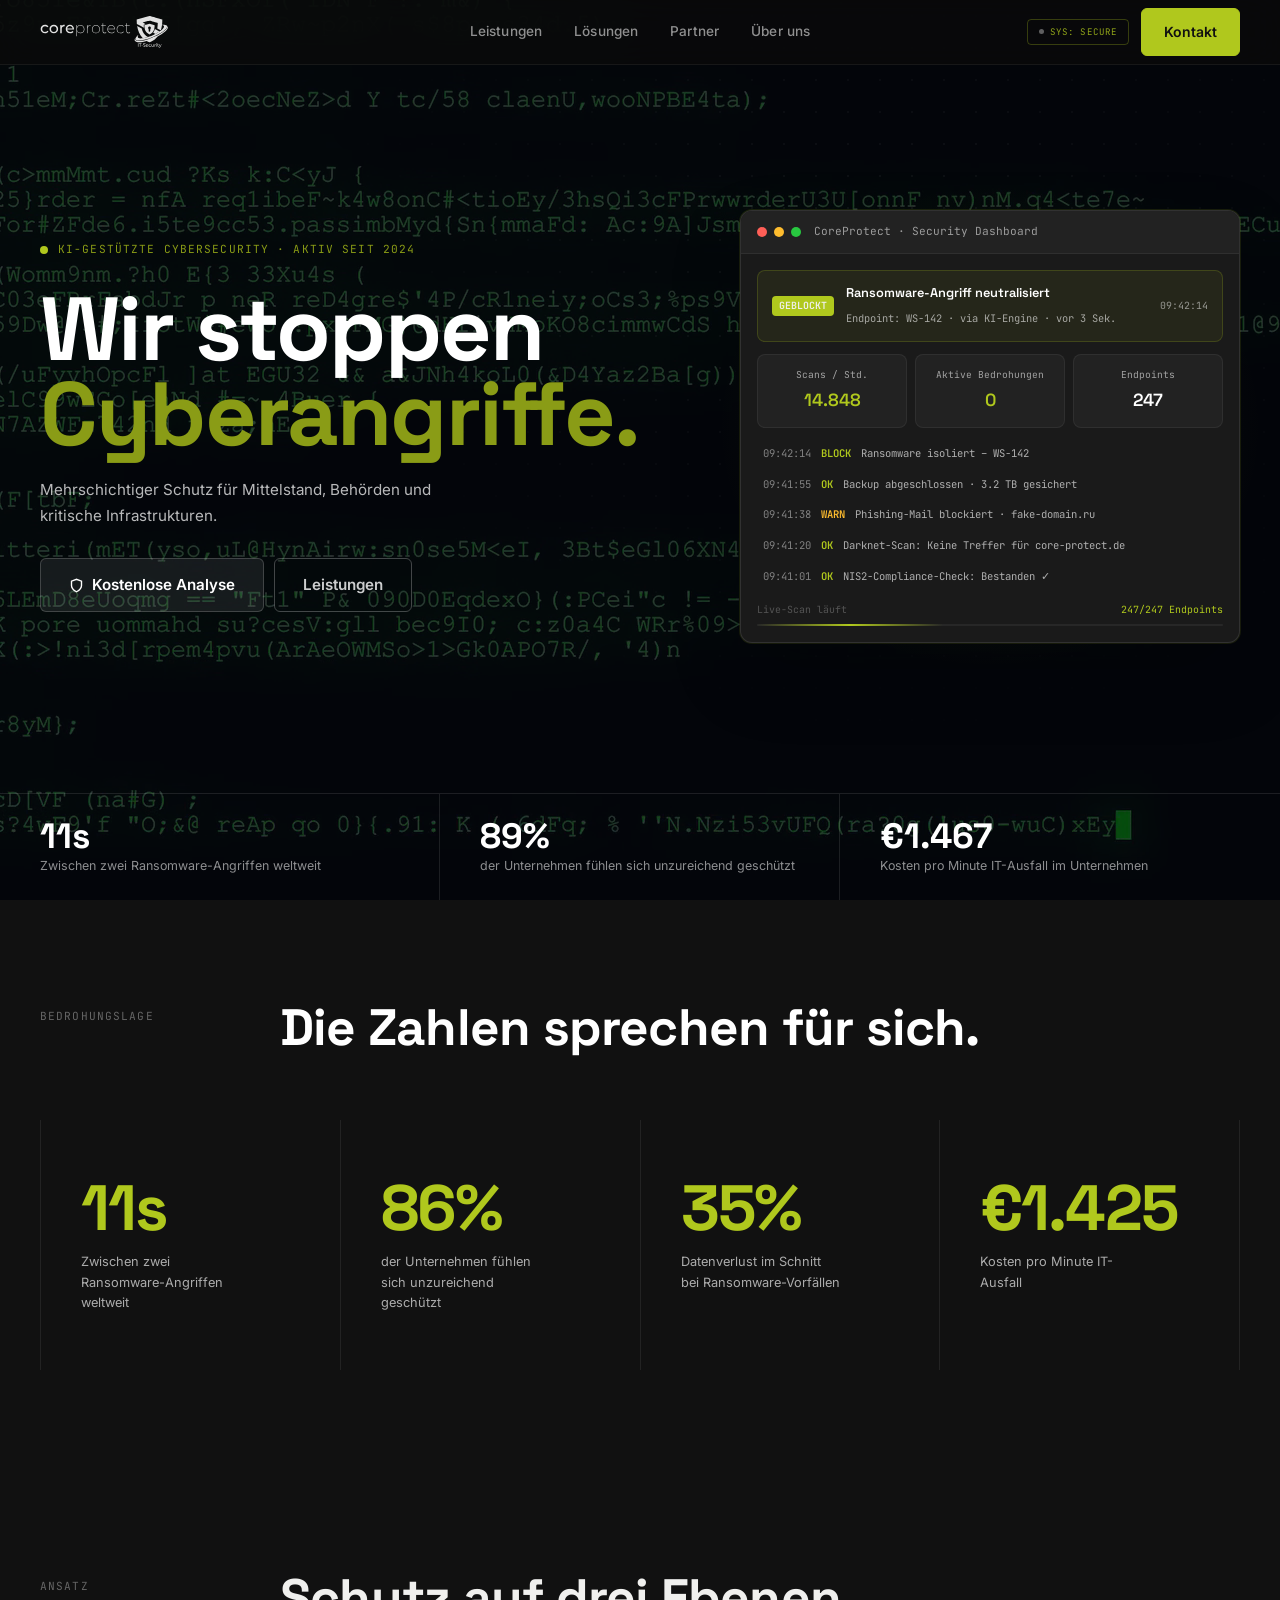
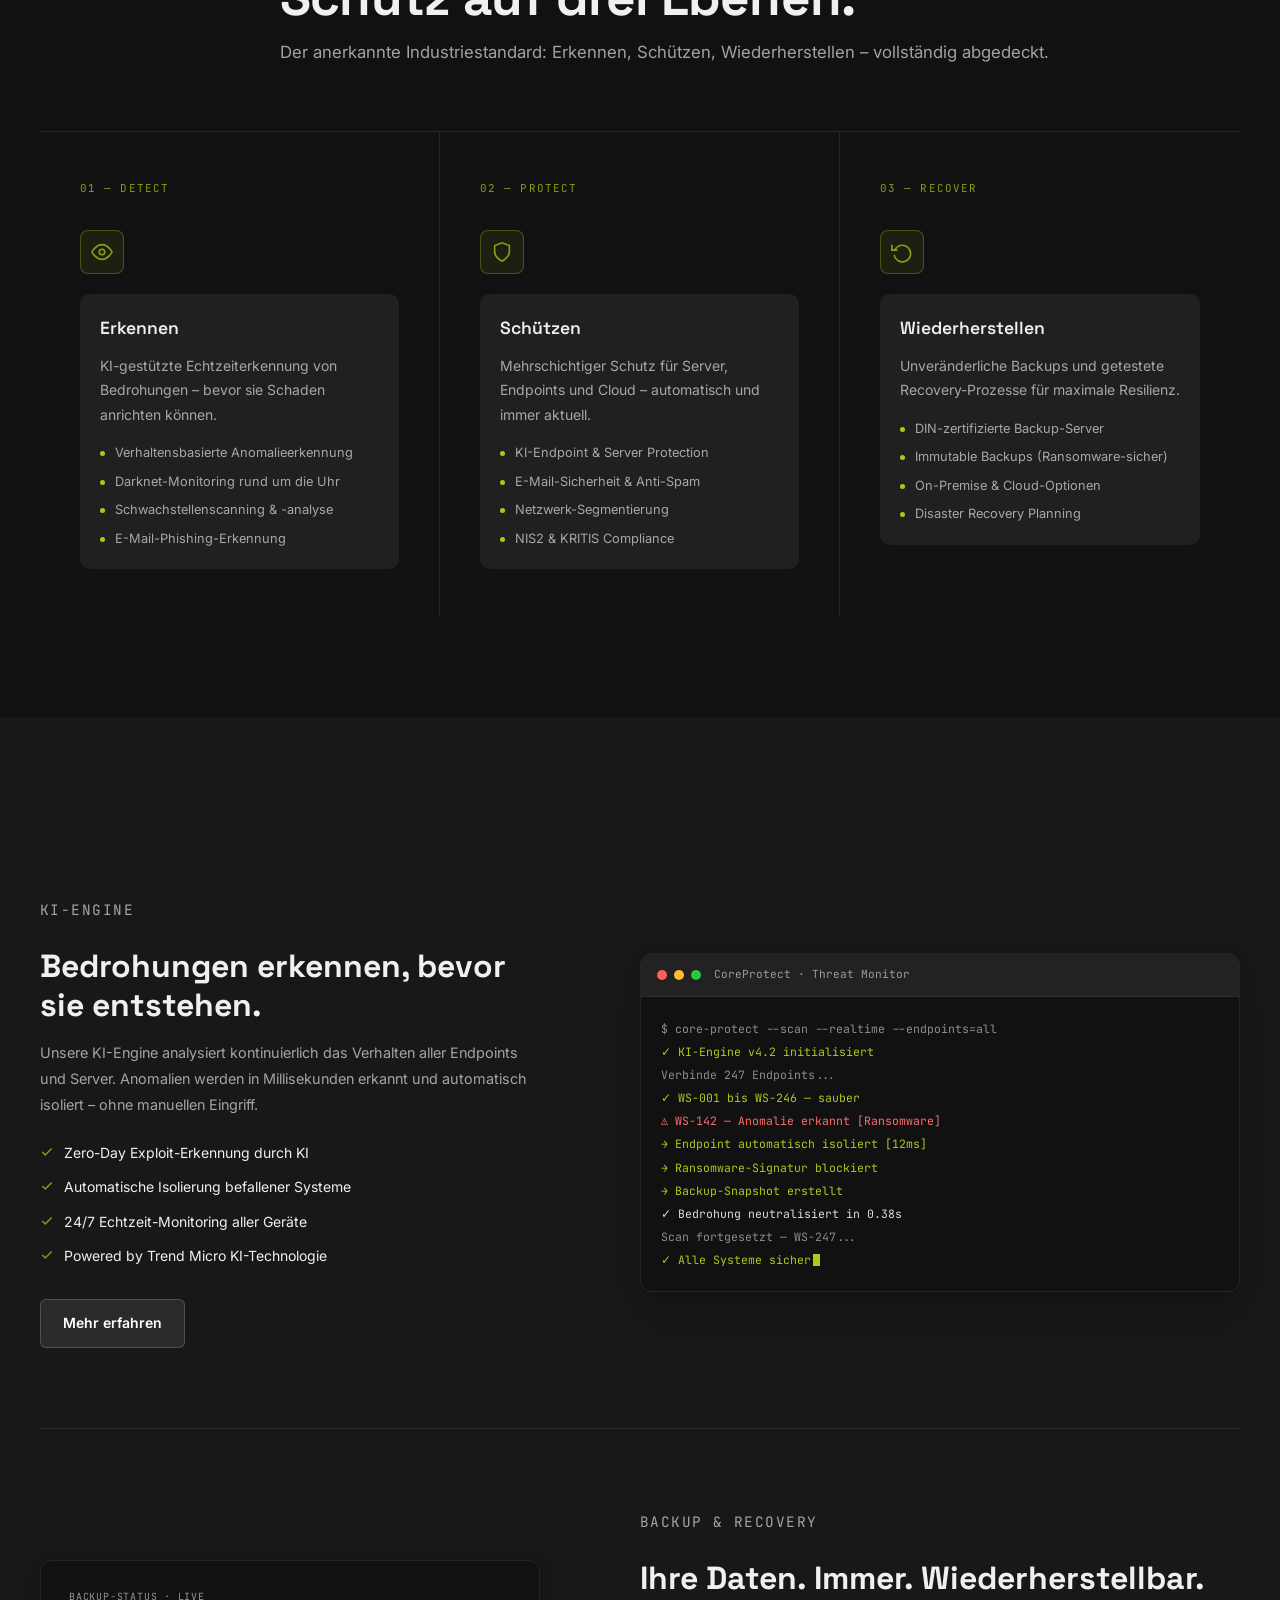
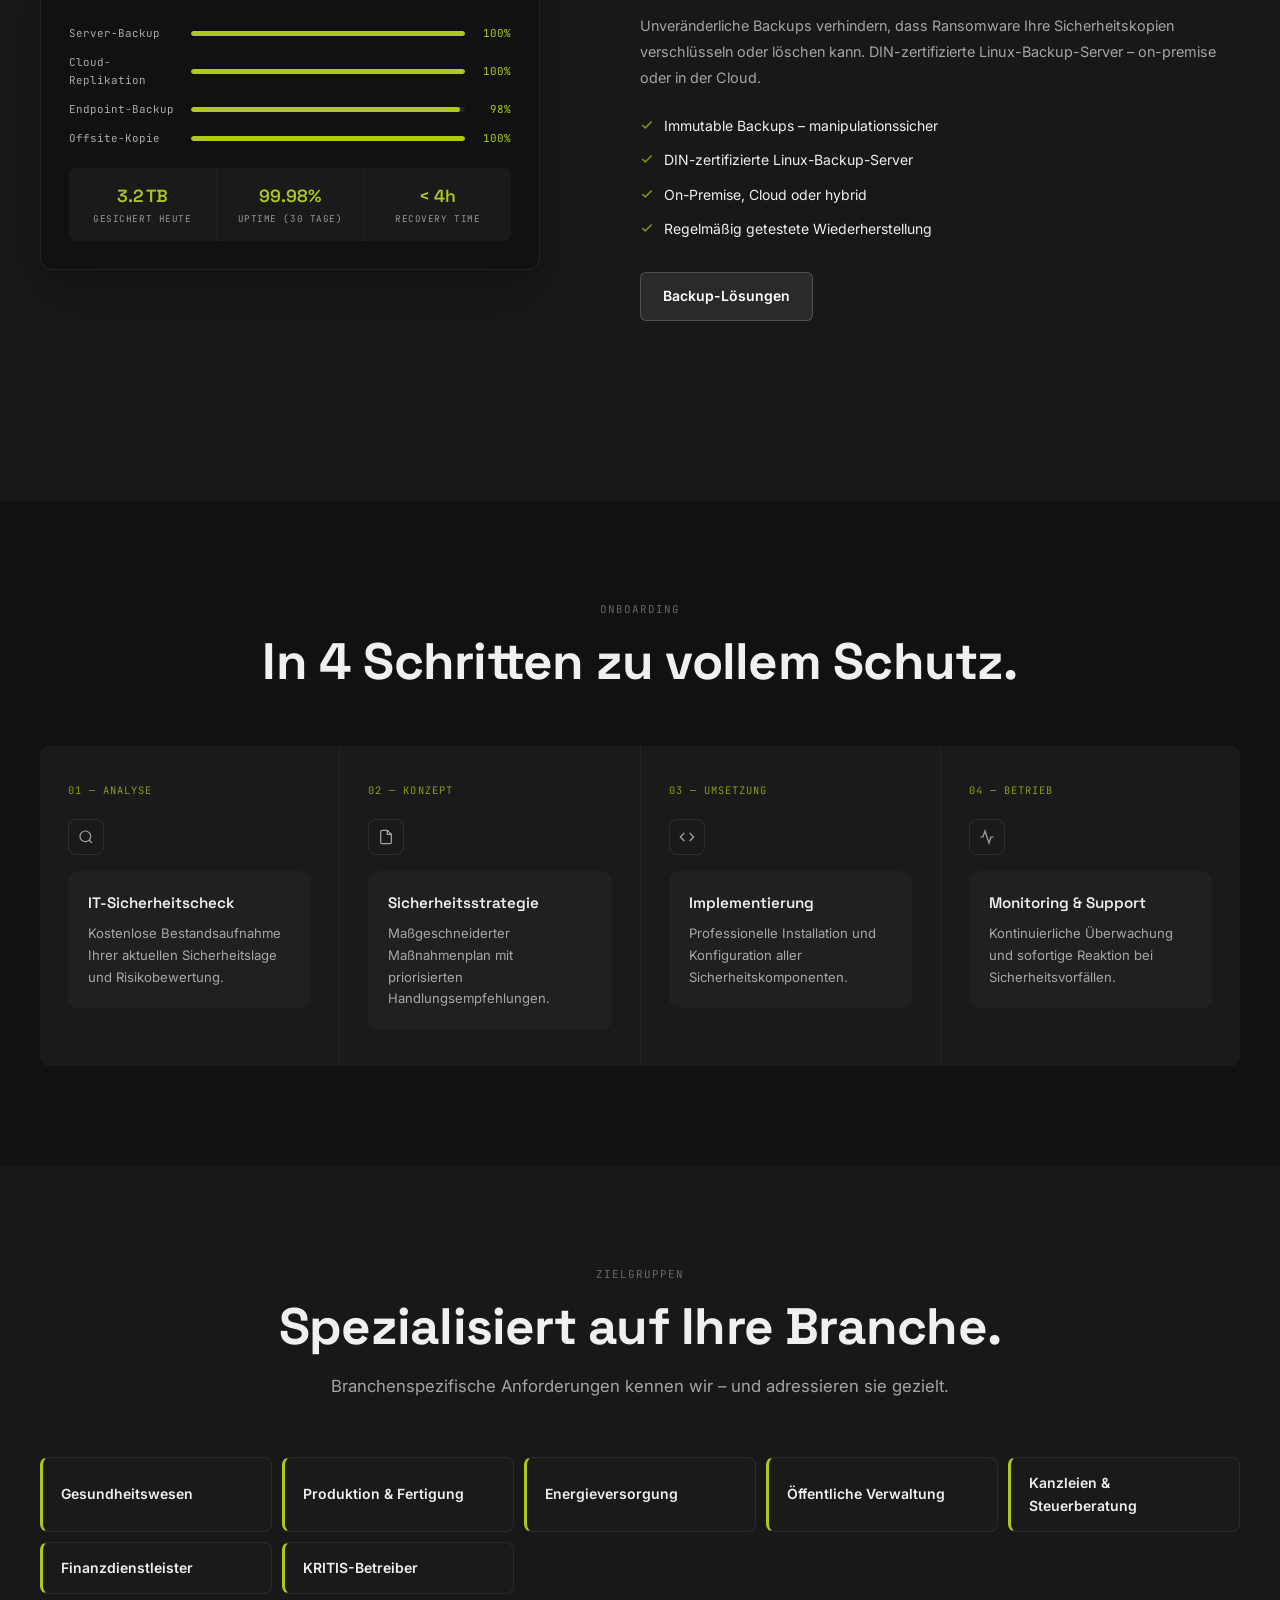
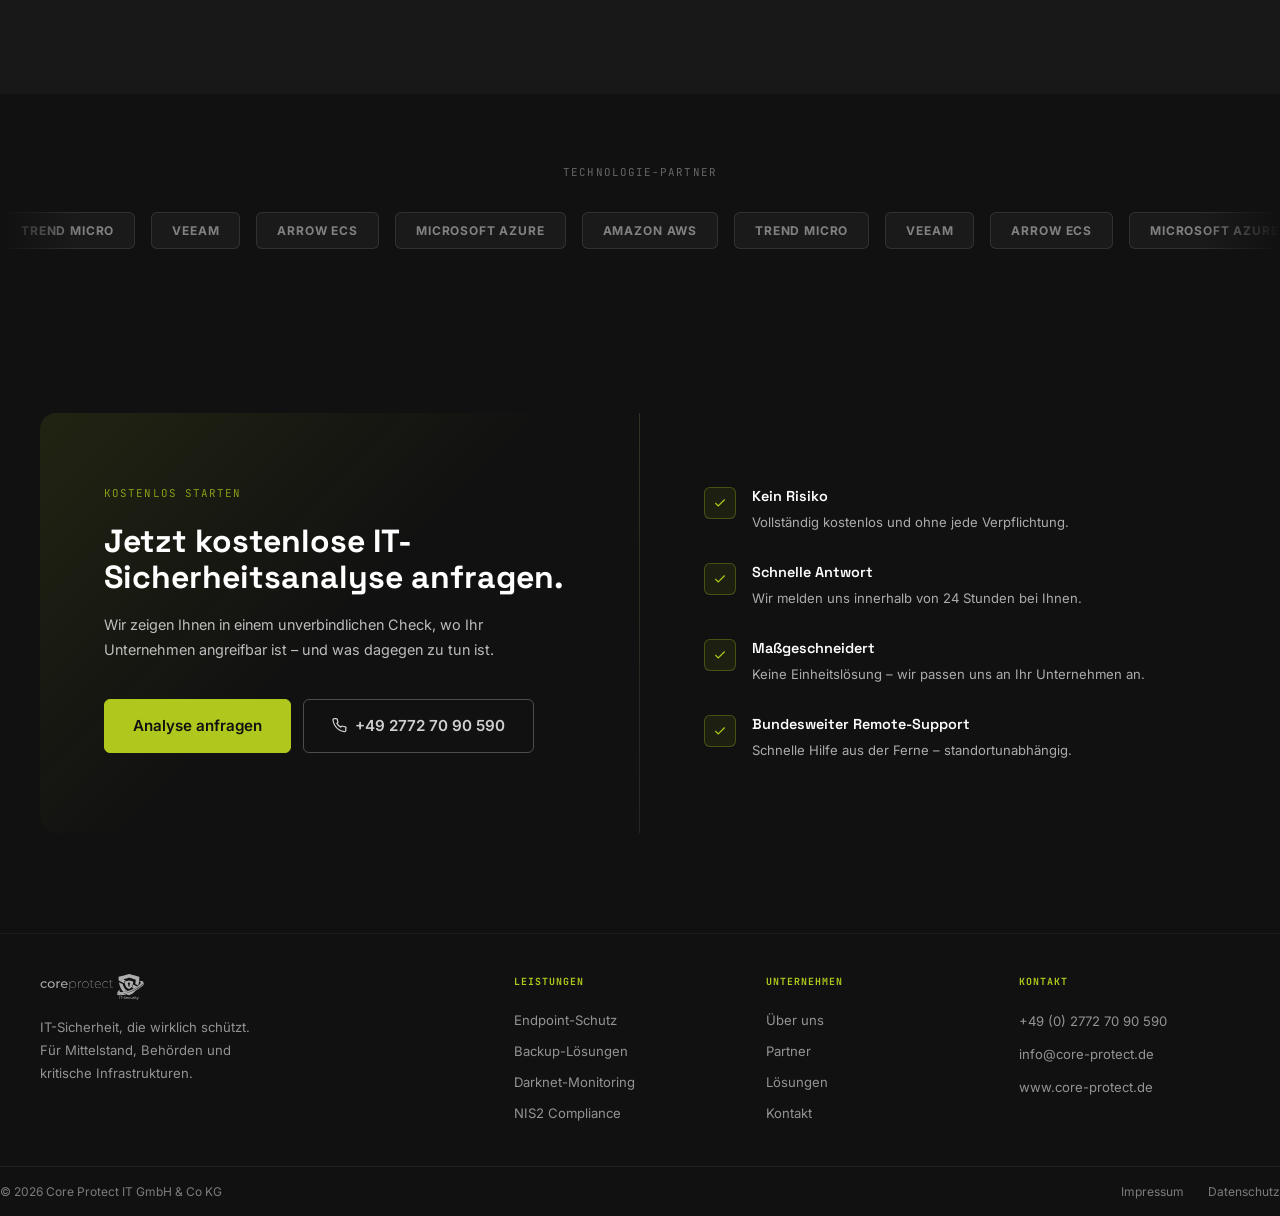
<file: index.html>
<!DOCTYPE html>
<html lang="de">
<head>
  <meta charset="UTF-8" />
  <meta name="viewport" content="width=device-width, initial-scale=1.0" />
  <meta name="description" content="Core Protect IT – KI-gestützte Cybersecurity. Wir stoppen Ransomware, sichern Ihre Daten und halten Sie compliant." />
  <title>Core Protect IT | Wir stoppen Angriffe.</title>
  <link rel="preconnect" href="https://fonts.googleapis.com" />
  <link rel="preconnect" href="https://fonts.gstatic.com" crossorigin />
  <link href="https://fonts.googleapis.com/css2?family=Space+Grotesk:wght@400;500;600;700&family=Inter:wght@400;500;600&family=JetBrains+Mono:wght@400;500&display=swap" rel="stylesheet" />
  <link rel="stylesheet" href="css/style.css" />
</head>
<body>

  <header class="header" id="header">
    <nav class="nav wrap">
      <a href="index.html" class="nav__logo">
        <img src="images/logo.svg" alt="Core Protect IT" />
      </a>
      <div class="nav__center">
        <a href="leistungen.html">Leistungen</a>
        <a href="loesungen.html">Lösungen</a>
        <a href="partner.html">Partner</a>
        <a href="ueber-uns.html">Über uns</a>
      </div>
      <div class="nav__right">
        <span class="nav__status"><span class="nav__status__dot"></span>Sys: Secure</span>
        <a href="kontakt.html" class="btn btn-green">Kontakt</a>
      </div>
      <button class="nav__burger" id="burger" aria-label="Menü">
        <span></span><span></span><span></span>
      </button>
    </nav>
  </header>
  <div class="nav-mobile-links" id="mobileNav">
    <a href="leistungen.html">Leistungen</a>
    <a href="loesungen.html">Lösungen</a>
    <a href="partner.html">Partner</a>
    <a href="ueber-uns.html">Über uns</a>
    <a href="kontakt.html">Kontakt</a>
  </div>

  <!-- HERO -->
  <section class="hero">
    <div class="hero__vid-wrap">
      <video autoplay muted loop playsinline>
        <source src="videos/hero.webm" type="video/webm" />
        <source src="videos/hero.mp4" type="video/mp4" />
      </video>
    </div>
    <div class="hero__overlay"></div>
    <div class="hero__top">
      <div class="hero__headline-wrap">

        <!-- LEFT: text -->
        <div class="hero__left">
          <div class="hero__kicker">
            <span class="hero__kicker-dot"></span>
            <span class="hero__kicker-text">KI-gestützte Cybersecurity · Aktiv seit 2024</span>
          </div>
          <h1 class="display">Wir stoppen<br><span class="accent">Cyber&shy;angriffe.</span></h1>
          <p class="hero__desc">Mehrschichtiger Schutz für Mittelstand, Behörden und kritische Infrastrukturen.</p>
          <div class="hero__cta">
            <a href="kontakt.html" class="btn btn-black btn-lg">
              <svg viewBox="0 0 24 24" fill="none" stroke="currentColor" stroke-width="2.2"><path d="M12 22s8-4 8-10V5l-8-3-8 3v7c0 6 8 10 8 10z"/></svg>
              Kostenlose Analyse
            </a>
            <a href="leistungen.html" class="btn btn-outline-white btn-lg">Leistungen</a>
          </div>
        </div>

        <!-- RIGHT: security console visual -->
        <div class="hero__visual">
          <div class="sec-console">
            <div class="sec-console__bar">
              <span class="dot-r"></span><span class="dot-y"></span><span class="dot-g"></span>
              <span class="sc-title">CoreProtect · Security Dashboard</span>
            </div>
            <div class="sec-console__body">
              <div class="sec-alert">
                <span class="sec-alert__badge">GEBLOCKT</span>
                <div class="sec-alert__text">
                  <strong>Ransomware-Angriff neutralisiert</strong>
                  <span>Endpoint: WS-142 · via KI-Engine · vor 3 Sek.</span>
                </div>
                <span class="sec-alert__ts">09:42:14</span>
              </div>
              <div class="sec-metrics">
                <div class="sec-metric">
                  <span class="sec-metric__label">Scans / Std.</span>
                  <span class="sec-metric__val sec-metric__val--green" id="scanCount">14.832</span>
                </div>
                <div class="sec-metric">
                  <span class="sec-metric__label">Aktive Bedrohungen</span>
                  <span class="sec-metric__val sec-metric__val--green">0</span>
                </div>
                <div class="sec-metric">
                  <span class="sec-metric__label">Endpoints</span>
                  <span class="sec-metric__val">247</span>
                </div>
              </div>
              <div class="sec-log">
                <div class="sec-log__line"><span class="log-time">09:42:14</span><span class="log-ok">BLOCK</span><span class="log-msg">Ransomware isoliert – WS-142</span></div>
                <div class="sec-log__line"><span class="log-time">09:41:55</span><span class="log-ok">OK</span><span class="log-msg">Backup abgeschlossen · 3.2 TB gesichert</span></div>
                <div class="sec-log__line"><span class="log-time">09:41:38</span><span class="log-warn">WARN</span><span class="log-msg">Phishing-Mail blockiert · fake-domain.ru</span></div>
                <div class="sec-log__line"><span class="log-time">09:41:20</span><span class="log-ok">OK</span><span class="log-msg">Darknet-Scan: Keine Treffer für core-protect.de</span></div>
                <div class="sec-log__line"><span class="log-time">09:41:01</span><span class="log-ok">OK</span><span class="log-msg">NIS2-Compliance-Check: Bestanden ✓</span></div>
              </div>
              <div>
                <div style="display:flex;justify-content:space-between;margin-bottom:6px;">
                  <span style="font-family:var(--font-mono);font-size:0.62rem;color:rgba(255,255,255,.25);">Live-Scan läuft</span>
                  <span style="font-family:var(--font-mono);font-size:0.62rem;color:var(--green);">247/247 Endpoints</span>
                </div>
                <div class="sec-scan"><div class="sec-scan__bar"></div></div>
              </div>
            </div>
          </div>
        </div>

      </div>
    </div>
    <div class="hero__rule"></div>
    <div class="hero__bottom">
      <div class="hero__stat-cell">
        <div class="hero__stat-num"><span class="stat-num" data-target="11" data-suffix="s">0</span></div>
        <div class="hero__stat-label">Zwischen zwei Ransomware-Angriffen weltweit</div>
      </div>
      <div class="hero__stat-cell">
        <div class="hero__stat-num"><span class="stat-num" data-target="89" data-suffix="%">0</span></div>
        <div class="hero__stat-label">der Unternehmen fühlen sich unzureichend geschützt</div>
      </div>
      <div class="hero__stat-cell">
        <div class="hero__stat-num"><span class="stat-num" data-prefix="€" data-target="1467">0</span></div>
        <div class="hero__stat-label">Kosten pro Minute IT-Ausfall im Unternehmen</div>
      </div>
    </div>
  </section>

  <!-- STATS -->
  <section class="s s--dark">
    <div class="wrap">
      <div class="s-head reveal">
        <span class="s-num">Bedrohungslage</span>
        <h2 class="heading-xl" style="color:#fff;">Die Zahlen sprechen für sich.</h2>
      </div>
      <div class="stats-row reveal">
        <div class="stats-row__cell">
          <div class="stats-row__num"><span class="stat-num" data-target="11" data-suffix="s">0</span></div>
          <div class="stats-row__label">Zwischen zwei Ransomware-Angriffen weltweit</div>
        </div>
        <div class="stats-row__cell">
          <div class="stats-row__num"><span class="stat-num" data-target="89" data-suffix="%">0</span></div>
          <div class="stats-row__label">der Unternehmen fühlen sich unzureichend geschützt</div>
        </div>
        <div class="stats-row__cell">
          <div class="stats-row__num"><span class="stat-num" data-target="36" data-suffix="%">0</span></div>
          <div class="stats-row__label">Datenverlust im Schnitt bei Ransomware-Vorfällen</div>
        </div>
        <div class="stats-row__cell">
          <div class="stats-row__num"><span class="stat-num" data-prefix="€" data-target="1467">0</span></div>
          <div class="stats-row__label">Kosten pro Minute IT-Ausfall</div>
        </div>
      </div>
    </div>
  </section>

  <!-- THREE PILLARS -->
  <section class="s">
    <div class="wrap">
      <div class="s-head reveal">
        <span class="s-num">Ansatz</span>
        <div>
          <h2 class="heading-xl">Schutz auf drei Ebenen.</h2>
          <p class="body-lg" style="margin-top:12px;">Der anerkannte Industriestandard: Erkennen, Schützen, Wiederherstellen – vollständig abgedeckt.</p>
        </div>
      </div>
      <div class="pillars reveal">
        <div class="pillar">
          <span class="pillar__step">01 — DETECT</span>
          <div class="pillar__icon">
            <svg viewBox="0 0 24 24" fill="none" stroke="currentColor" stroke-width="1.8"><path d="M1 12s4-8 11-8 11 8 11 8-4 8-11 8-11-8-11-8z"/><circle cx="12" cy="12" r="3"/></svg>
          </div>
          <div class="pillar__body">
            <h3>Erkennen</h3>
            <p>KI-gestützte Echtzeiterkennung von Bedrohungen – bevor sie Schaden anrichten können.</p>
            <ul>
              <li>Verhaltensbasierte Anomalieerkennung</li>
              <li>Darknet-Monitoring rund um die Uhr</li>
              <li>Schwachstellenscanning & -analyse</li>
              <li>E-Mail-Phishing-Erkennung</li>
            </ul>
          </div>
          <div class="pillar__bar"></div>
        </div>
        <div class="pillar">
          <span class="pillar__step">02 — PROTECT</span>
          <div class="pillar__icon">
            <svg viewBox="0 0 24 24" fill="none" stroke="currentColor" stroke-width="1.8"><path d="M12 22s8-4 8-10V5l-8-3-8 3v7c0 6 8 10 8 10z"/></svg>
          </div>
          <div class="pillar__body">
            <h3>Schützen</h3>
            <p>Mehrschichtiger Schutz für Server, Endpoints und Cloud – automatisch und immer aktuell.</p>
            <ul>
              <li>KI-Endpoint & Server Protection</li>
              <li>E-Mail-Sicherheit & Anti-Spam</li>
              <li>Netzwerk-Segmentierung</li>
              <li>NIS2 & KRITIS Compliance</li>
            </ul>
          </div>
          <div class="pillar__bar"></div>
        </div>
        <div class="pillar">
          <span class="pillar__step">03 — RECOVER</span>
          <div class="pillar__icon">
            <svg viewBox="0 0 24 24" fill="none" stroke="currentColor" stroke-width="1.8"><polyline points="1 4 1 10 7 10"/><path d="M3.51 15a9 9 0 1 0 .49-4.5"/></svg>
          </div>
          <div class="pillar__body">
            <h3>Wiederherstellen</h3>
            <p>Unveränderliche Backups und getestete Recovery-Prozesse für maximale Resilienz.</p>
            <ul>
              <li>DIN-zertifizierte Backup-Server</li>
              <li>Immutable Backups (Ransomware-sicher)</li>
              <li>On-Premise & Cloud-Optionen</li>
              <li>Disaster Recovery Planning</li>
            </ul>
          </div>
          <div class="pillar__bar"></div>
        </div>
      </div>
    </div>
  </section>

  <!-- FEATURE: KI-Schutz -->
  <section class="s s--off">
    <div class="wrap">
      <div class="feature reveal">
        <div class="feature__text">
          <p class="label label--green feature__label">KI-Engine</p>
          <h2>Bedrohungen erkennen, bevor sie entstehen.</h2>
          <p>Unsere KI-Engine analysiert kontinuierlich das Verhalten aller Endpoints und Server. Anomalien werden in Millisekunden erkannt und automatisch isoliert – ohne manuellen Eingriff.</p>
          <ul class="feature__list">
            <li><svg viewBox="0 0 24 24" fill="none" stroke="currentColor" stroke-width="2.5"><polyline points="20 6 9 17 4 12"/></svg>Zero-Day Exploit-Erkennung durch KI</li>
            <li><svg viewBox="0 0 24 24" fill="none" stroke="currentColor" stroke-width="2.5"><polyline points="20 6 9 17 4 12"/></svg>Automatische Isolierung befallener Systeme</li>
            <li><svg viewBox="0 0 24 24" fill="none" stroke="currentColor" stroke-width="2.5"><polyline points="20 6 9 17 4 12"/></svg>24/7 Echtzeit-Monitoring aller Geräte</li>
            <li><svg viewBox="0 0 24 24" fill="none" stroke="currentColor" stroke-width="2.5"><polyline points="20 6 9 17 4 12"/></svg>Powered by Trend Micro KI-Technologie</li>
          </ul>
          <a href="leistungen.html" class="btn btn-black">Mehr erfahren</a>
        </div>
        <div class="feature__vis">
          <div class="term-bar">
            <span class="dot-r"></span><span class="dot-y"></span><span class="dot-g"></span>
            <span class="term-title">CoreProtect · Threat Monitor</span>
          </div>
          <div class="term-body">
            <div class="t-dim">$ core-protect --scan --realtime --endpoints=all</div>
            <div class="t-green">✓ KI-Engine v4.2 initialisiert</div>
            <div class="t-dim">  Verbinde 247 Endpoints...</div>
            <div class="t-green">✓ WS-001 bis WS-246 — sauber</div>
            <div class="t-red">⚠ WS-142 — Anomalie erkannt [Ransomware]</div>
            <div class="t-green">  → Endpoint automatisch isoliert [12ms]</div>
            <div class="t-green">  → Ransomware-Signatur blockiert</div>
            <div class="t-green">  → Backup-Snapshot erstellt</div>
            <div class="t-white">✓ Bedrohung neutralisiert in 0.38s</div>
            <div class="t-dim">  Scan fortgesetzt — WS-247...</div>
            <div class="t-green">✓ Alle Systeme sicher<span class="t-cursor"></span></div>
          </div>
        </div>
      </div>

      <div class="feature feature--flip reveal">
        <div class="feature__text">
          <p class="label label--green feature__label">Backup & Recovery</p>
          <h2>Ihre Daten. Immer. Wiederherstellbar.</h2>
          <p>Unveränderliche Backups verhindern, dass Ransomware Ihre Sicherheitskopien verschlüsseln oder löschen kann. DIN-zertifizierte Linux-Backup-Server – on-premise oder in der Cloud.</p>
          <ul class="feature__list">
            <li><svg viewBox="0 0 24 24" fill="none" stroke="currentColor" stroke-width="2.5"><polyline points="20 6 9 17 4 12"/></svg>Immutable Backups – manipulationssicher</li>
            <li><svg viewBox="0 0 24 24" fill="none" stroke="currentColor" stroke-width="2.5"><polyline points="20 6 9 17 4 12"/></svg>DIN-zertifizierte Linux-Backup-Server</li>
            <li><svg viewBox="0 0 24 24" fill="none" stroke="currentColor" stroke-width="2.5"><polyline points="20 6 9 17 4 12"/></svg>On-Premise, Cloud oder hybrid</li>
            <li><svg viewBox="0 0 24 24" fill="none" stroke="currentColor" stroke-width="2.5"><polyline points="20 6 9 17 4 12"/></svg>Regelmäßig getestete Wiederherstellung</li>
          </ul>
          <a href="loesungen.html" class="btn btn-black">Backup-Lösungen</a>
        </div>
        <div class="feature__vis">
          <div class="backup-vis">
            <div class="bv-label">Backup-Status · Live</div>
            <div class="bv-row">
              <span class="bv-name">Server-Backup</span>
              <div class="bv-bar"><div class="bv-fill" style="width:100%"></div></div>
              <span class="bv-pct">100%</span>
            </div>
            <div class="bv-row">
              <span class="bv-name">Cloud-Replikation</span>
              <div class="bv-bar"><div class="bv-fill" style="width:100%"></div></div>
              <span class="bv-pct">100%</span>
            </div>
            <div class="bv-row">
              <span class="bv-name">Endpoint-Backup</span>
              <div class="bv-bar"><div class="bv-fill" style="width:98%"></div></div>
              <span class="bv-pct">98%</span>
            </div>
            <div class="bv-row">
              <span class="bv-name">Offsite-Kopie</span>
              <div class="bv-bar"><div class="bv-fill" style="width:100%"></div></div>
              <span class="bv-pct">100%</span>
            </div>
            <div class="bv-metrics">
              <div class="bv-metric">
                <div class="bv-metric__val">3.2 TB</div>
                <div class="bv-metric__lbl">Gesichert heute</div>
              </div>
              <div class="bv-metric">
                <div class="bv-metric__val">99.98%</div>
                <div class="bv-metric__lbl">Uptime (30 Tage)</div>
              </div>
              <div class="bv-metric">
                <div class="bv-metric__val">&lt; 4h</div>
                <div class="bv-metric__lbl">Recovery Time</div>
              </div>
            </div>
          </div>
        </div>
      </div>
    </div>
  </section>

  <!-- PROCESS -->
  <section class="s">
    <div class="wrap">
      <div class="s-head--center reveal">
        <span class="label">Onboarding</span>
        <h2 class="heading-xl">In 4 Schritten zu vollem Schutz.</h2>
      </div>
      <div class="process reveal">
        <div class="process-step">
          <div class="process-step__n">01 — ANALYSE</div>
          <div class="process-step__icon"><svg viewBox="0 0 24 24" fill="none" stroke="currentColor" stroke-width="1.8"><circle cx="11" cy="11" r="8"/><line x1="21" y1="21" x2="16.65" y2="16.65"/></svg></div>
          <div class="pillar__body">
            <h3>IT-Sicherheitscheck</h3>
            <p>Kostenlose Bestandsaufnahme Ihrer aktuellen Sicherheitslage und Risikobewertung.</p>
          </div>
        </div>
        <div class="process-step">
          <div class="process-step__n">02 — KONZEPT</div>
          <div class="process-step__icon"><svg viewBox="0 0 24 24" fill="none" stroke="currentColor" stroke-width="1.8"><path d="M14 2H6a2 2 0 0 0-2 2v16a2 2 0 0 0 2 2h12a2 2 0 0 0 2-2V8z"/><polyline points="14 2 14 8 20 8"/></svg></div>
          <div class="pillar__body">
            <h3>Sicherheitsstrategie</h3>
            <p>Maßgeschneiderter Maßnahmenplan mit priorisierten Handlungsempfehlungen.</p>
          </div>
        </div>
        <div class="process-step">
          <div class="process-step__n">03 — UMSETZUNG</div>
          <div class="process-step__icon"><svg viewBox="0 0 24 24" fill="none" stroke="currentColor" stroke-width="1.8"><polyline points="16 18 22 12 16 6"/><polyline points="8 6 2 12 8 18"/></svg></div>
          <div class="pillar__body">
            <h3>Implementierung</h3>
            <p>Professionelle Installation und Konfiguration aller Sicherheitskomponenten.</p>
          </div>
        </div>
        <div class="process-step">
          <div class="process-step__n">04 — BETRIEB</div>
          <div class="process-step__icon"><svg viewBox="0 0 24 24" fill="none" stroke="currentColor" stroke-width="1.8"><polyline points="22 12 18 12 15 21 9 3 6 12 2 12"/></svg></div>
          <div class="pillar__body">
            <h3>Monitoring & Support</h3>
            <p>Kontinuierliche Überwachung und sofortige Reaktion bei Sicherheitsvorfällen.</p>
          </div>
        </div>
      </div>
    </div>
  </section>

  <!-- SECTORS -->
  <section class="s s--off">
    <div class="wrap">
      <div class="s-head--center reveal">
        <span class="label">Zielgruppen</span>
        <h2 class="heading-xl">Spezialisiert auf Ihre Branche.</h2>
        <p class="body-lg">Branchenspezifische Anforderungen kennen wir – und adressieren sie gezielt.</p>
      </div>
      <div class="sectors reveal">
        <div class="sector"><span class="sector-dot"></span>Gesundheitswesen</div>
        <div class="sector"><span class="sector-dot"></span>Produktion & Fertigung</div>
        <div class="sector"><span class="sector-dot"></span>Energieversorgung</div>
        <div class="sector"><span class="sector-dot"></span>Öffentliche Verwaltung</div>
        <div class="sector"><span class="sector-dot"></span>Kanzleien & Steuerberatung</div>
        <div class="sector"><span class="sector-dot"></span>Finanzdienstleister</div>
        <div class="sector"><span class="sector-dot"></span>KRITIS-Betreiber</div>
      </div>
    </div>
  </section>

  <!-- PARTNERS -->
  <section class="s s--sm">
    <div class="wrap" style="text-align:center;margin-bottom:28px;">
      <span class="label">Technologie-Partner</span>
    </div>
    <div class="marquee-wrap">
      <div class="marquee-inner">
        <div class="marquee-chip">Trend Micro</div>
        <div class="marquee-chip">Veeam</div>
        <div class="marquee-chip">Arrow ECS</div>
        <div class="marquee-chip">Microsoft Azure</div>
        <div class="marquee-chip">Amazon AWS</div>
        <div class="marquee-chip">Trend Micro</div>
        <div class="marquee-chip">Veeam</div>
        <div class="marquee-chip">Arrow ECS</div>
        <div class="marquee-chip">Microsoft Azure</div>
        <div class="marquee-chip">Amazon AWS</div>
      </div>
    </div>
  </section>

  <!-- CTA -->
  <section class="s">
    <div class="wrap reveal">
      <div class="cta-block">
        <div class="cta-block__left">
          <span class="label label--green" style="margin-bottom:20px;display:block;">Kostenlos starten</span>
          <h2>Jetzt kostenlose IT-Sicherheitsanalyse anfragen.</h2>
          <p>Wir zeigen Ihnen in einem unverbindlichen Check, wo Ihr Unternehmen angreifbar ist – und was dagegen zu tun ist.</p>
          <div class="cta-btns">
            <a href="kontakt.html" class="btn btn-green btn-lg">Analyse anfragen</a>
            <a href="tel:+4927727090590" class="btn btn-outline-white btn-lg">
              <svg viewBox="0 0 24 24" fill="none" stroke="currentColor" stroke-width="2"><path d="M22 16.92v3a2 2 0 0 1-2.18 2 19.79 19.79 0 0 1-8.63-3.07A19.5 19.5 0 0 1 4.69 12 19.79 19.79 0 0 1 1.61 3.55 2 2 0 0 1 3.59 1h3a2 2 0 0 1 2 1.72c.127.96.361 1.903.7 2.81a2 2 0 0 1-.45 2.11L7.91 8.55a16 16 0 0 0 6 6l.92-.92a2 2 0 0 1 2.11-.45c.907.339 1.85.573 2.81.7A2 2 0 0 1 22 16.92z"/></svg>
              +49 2772 70 90 590
            </a>
          </div>
        </div>
        <div class="cta-block__right">
          <div class="cta-feature">
            <div class="cta-feature__ico"><svg viewBox="0 0 24 24" fill="none" stroke="currentColor" stroke-width="2"><polyline points="20 6 9 17 4 12"/></svg></div>
            <div><h4>Kein Risiko</h4><p>Vollständig kostenlos und ohne jede Verpflichtung.</p></div>
          </div>
          <div class="cta-feature">
            <div class="cta-feature__ico"><svg viewBox="0 0 24 24" fill="none" stroke="currentColor" stroke-width="2"><polyline points="20 6 9 17 4 12"/></svg></div>
            <div><h4>Schnelle Antwort</h4><p>Wir melden uns innerhalb von 24 Stunden bei Ihnen.</p></div>
          </div>
          <div class="cta-feature">
            <div class="cta-feature__ico"><svg viewBox="0 0 24 24" fill="none" stroke="currentColor" stroke-width="2"><polyline points="20 6 9 17 4 12"/></svg></div>
            <div><h4>Maßgeschneidert</h4><p>Keine Einheitslösung – wir passen uns an Ihr Unternehmen an.</p></div>
          </div>
          <div class="cta-feature">
            <div class="cta-feature__ico"><svg viewBox="0 0 24 24" fill="none" stroke="currentColor" stroke-width="2"><polyline points="20 6 9 17 4 12"/></svg></div>
            <div><h4>Bundesweiter Remote-Support</h4><p>Schnelle Hilfe aus der Ferne – standortunabhängig.</p></div>
          </div>
        </div>
      </div>
    </div>
  </section>

  <footer class="footer">
    <div class="wrap footer__grid">
      <div class="footer__brand">
        <img src="images/logo.svg" alt="Core Protect IT" />
        <p>IT-Sicherheit, die wirklich schützt. Für Mittelstand, Behörden und kritische Infrastrukturen.</p>
      </div>
      <div class="footer__col">
        <h5>Leistungen</h5>
        <a href="leistungen.html">Endpoint-Schutz</a>
        <a href="leistungen.html">Backup-Lösungen</a>
        <a href="leistungen.html">Darknet-Monitoring</a>
        <a href="leistungen.html">NIS2 Compliance</a>
      </div>
      <div class="footer__col">
        <h5>Unternehmen</h5>
        <a href="ueber-uns.html">Über uns</a>
        <a href="partner.html">Partner</a>
        <a href="loesungen.html">Lösungen</a>
        <a href="kontakt.html">Kontakt</a>
      </div>
      <div class="footer__col">
        <h5>Kontakt</h5>
        <p>+49 (0) 2772 70 90 590</p>
        <p>info@core-protect.de</p>
        <p>www.core-protect.de</p>
      </div>
    </div>
    <div class="wrap footer__btm">
      <p>&copy; 2026 Core Protect IT GmbH & Co KG</p>
      <div class="footer__btm-links">
        <a href="impressum.html">Impressum</a>
        <a href="datenschutz.html">Datenschutz</a>
      </div>
    </div>
  </footer>

  <script src="js/main.js"></script>
</body>
</html>
</file>
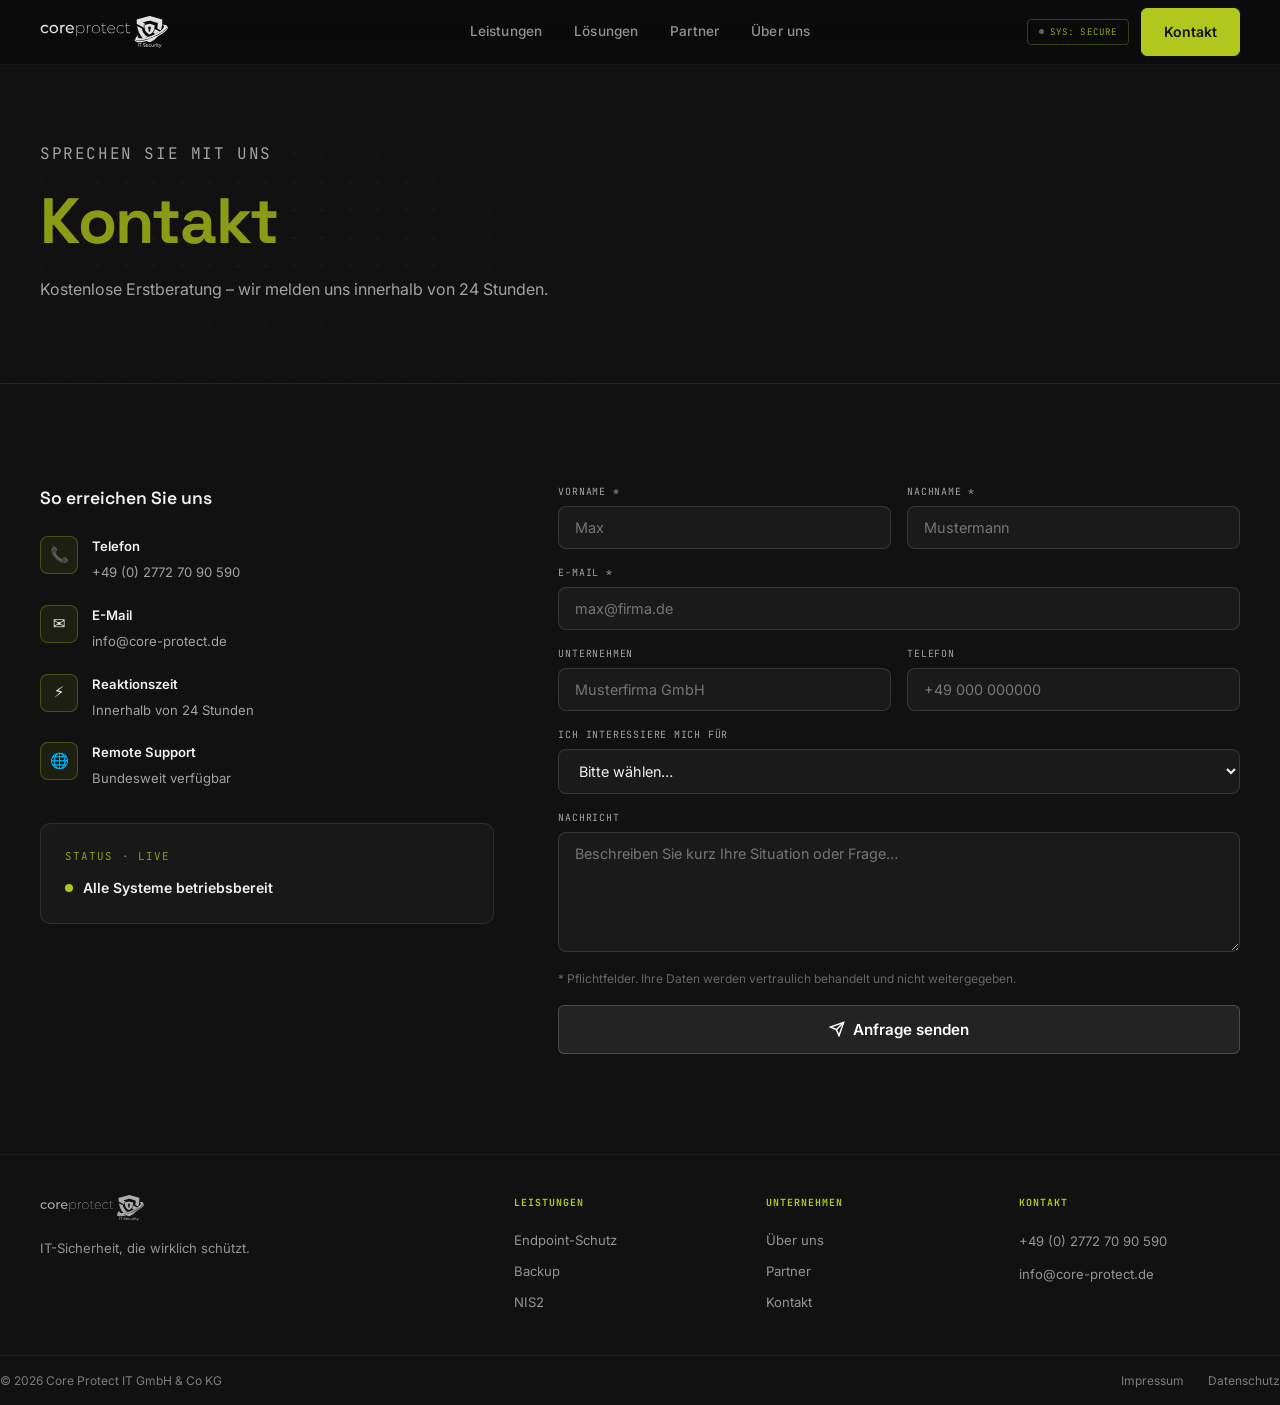
<file: kontakt.html>
<!DOCTYPE html>
<html lang="de">
<head>
  <meta charset="UTF-8" />
  <meta name="viewport" content="width=device-width, initial-scale=1.0" />
  <title>Kontakt | Core Protect IT</title>
  <link rel="preconnect" href="https://fonts.googleapis.com" />
  <link rel="preconnect" href="https://fonts.gstatic.com" crossorigin />
  <link href="https://fonts.googleapis.com/css2?family=Space+Grotesk:wght@400;500;600;700&family=Inter:wght@400;500;600&family=JetBrains+Mono:wght@400;500&display=swap" rel="stylesheet" />
  <link rel="stylesheet" href="css/style.css" />
</head>
<body>

  <header class="header scrolled" id="header">
    <nav class="nav wrap">
      <a href="index.html" class="nav__logo"><img src="images/logo.svg" alt="Core Protect IT" /></a>
      <div class="nav__center">
        <a href="leistungen.html">Leistungen</a>
        <a href="loesungen.html">Lösungen</a>
        <a href="partner.html">Partner</a>
        <a href="ueber-uns.html">Über uns</a>
      </div>
      <div class="nav__right">
        <span class="nav__status"><span class="nav__status__dot"></span>Sys: Secure</span>
        <a href="kontakt.html" class="btn btn-green">Kontakt</a>
      </div>
      <button class="nav__burger" id="burger"><span></span><span></span><span></span></button>
    </nav>
  </header>
  <div class="nav-mobile-links" id="mobileNav">
    <a href="leistungen.html">Leistungen</a>
    <a href="loesungen.html">Lösungen</a>
    <a href="partner.html">Partner</a>
    <a href="ueber-uns.html">Über uns</a>
    <a href="kontakt.html">Kontakt</a>
  </div>

  <section class="page-hero">
    <div class="wrap page-hero__inner">
      <p class="page-hero__kicker">Sprechen Sie mit uns</p>
      <h1><span>Kontakt</span></h1>
      <p>Kostenlose Erstberatung – wir melden uns innerhalb von 24 Stunden.</p>
    </div>
  </section>

  <section class="s">
    <div class="wrap">
      <div class="contact-grid reveal">
        <div class="c-info">
          <h3>So erreichen Sie uns</h3>
          <div class="c-item">
            <div class="c-ico">📞</div>
            <div class="c-txt"><strong>Telefon</strong><span>+49 (0) 2772 70 90 590</span></div>
          </div>
          <div class="c-item">
            <div class="c-ico">✉️</div>
            <div class="c-txt"><strong>E-Mail</strong><span>info@core-protect.de</span></div>
          </div>
          <div class="c-item">
            <div class="c-ico">⚡</div>
            <div class="c-txt"><strong>Reaktionszeit</strong><span>Innerhalb von 24 Stunden</span></div>
          </div>
          <div class="c-item">
            <div class="c-ico">🌐</div>
            <div class="c-txt"><strong>Remote Support</strong><span>Bundesweit verfügbar</span></div>
          </div>

          <div style="margin-top:2rem;padding:1.5rem;background:var(--bg);border:1px solid var(--rule);border-radius:10px;">
            <span class="label label--green" style="display:block;margin-bottom:12px;">Status · Live</span>
            <div style="display:flex;align-items:center;gap:0.6rem;font-size:0.875rem;font-weight:600;color:var(--ink);">
              <span style="width:8px;height:8px;border-radius:50%;background:var(--green);flex-shrink:0;"></span>
              Alle Systeme betriebsbereit
            </div>
          </div>
        </div>

        <form class="form" onsubmit="handleSubmit(event)">
          <div class="form-row">
            <div class="form-g">
              <label for="vorname">Vorname *</label>
              <input type="text" id="vorname" name="vorname" required placeholder="Max" />
            </div>
            <div class="form-g">
              <label for="nachname">Nachname *</label>
              <input type="text" id="nachname" name="nachname" required placeholder="Mustermann" />
            </div>
          </div>
          <div class="form-g">
            <label for="email">E-Mail *</label>
            <input type="email" id="email" name="email" required placeholder="max@firma.de" />
          </div>
          <div class="form-row">
            <div class="form-g">
              <label for="firma">Unternehmen</label>
              <input type="text" id="firma" name="firma" placeholder="Musterfirma GmbH" />
            </div>
            <div class="form-g">
              <label for="tel">Telefon</label>
              <input type="tel" id="tel" name="tel" placeholder="+49 000 000000" />
            </div>
          </div>
          <div class="form-g">
            <label for="thema">Ich interessiere mich für</label>
            <select id="thema" name="thema">
              <option value="">Bitte wählen…</option>
              <option>IT-Sicherheitsanalyse (kostenlos)</option>
              <option>Endpoint- & Server-Schutz</option>
              <option>Backup-Lösung</option>
              <option>Schwachstellenscanning</option>
              <option>Darknet-Monitoring</option>
              <option>E-Mail-Sicherheit</option>
              <option>NIS2 / KRITIS Compliance</option>
              <option>Sonstiges</option>
            </select>
          </div>
          <div class="form-g">
            <label for="msg">Nachricht</label>
            <textarea id="msg" name="msg" placeholder="Beschreiben Sie kurz Ihre Situation oder Frage…"></textarea>
          </div>
          <p class="form-note">* Pflichtfelder. Ihre Daten werden vertraulich behandelt und nicht weitergegeben.</p>
          <button type="submit" class="btn btn-black btn-lg" style="width:100%;justify-content:center;">
            <svg viewBox="0 0 24 24" fill="none" stroke="currentColor" stroke-width="2.2" style="width:16px;height:16px;"><line x1="22" y1="2" x2="11" y2="13"/><polygon points="22 2 15 22 11 13 2 9 22 2"/></svg>
            Anfrage senden
          </button>
        </form>
      </div>
    </div>
  </section>

  <footer class="footer">
    <div class="wrap footer__grid">
      <div class="footer__brand"><img src="images/logo.svg" alt="Core Protect IT" /><p>IT-Sicherheit, die wirklich schützt.</p></div>
      <div class="footer__col"><h5>Leistungen</h5><a href="leistungen.html">Endpoint-Schutz</a><a href="leistungen.html">Backup</a><a href="leistungen.html">NIS2</a></div>
      <div class="footer__col"><h5>Unternehmen</h5><a href="ueber-uns.html">Über uns</a><a href="partner.html">Partner</a><a href="kontakt.html">Kontakt</a></div>
      <div class="footer__col"><h5>Kontakt</h5><p>+49 (0) 2772 70 90 590</p><p>info@core-protect.de</p></div>
    </div>
    <div class="wrap footer__btm">
      <p>&copy; 2026 Core Protect IT GmbH & Co KG</p>
      <div class="footer__btm-links"><a href="impressum.html">Impressum</a><a href="datenschutz.html">Datenschutz</a></div>
    </div>
  </footer>
  <script src="js/main.js"></script>
  <script>
    function handleSubmit(e) {
      e.preventDefault();
      alert('Vielen Dank! Wir melden uns innerhalb von 24 Stunden bei Ihnen.');
      e.target.reset();
    }
  </script>
</body>
</html>
</file>
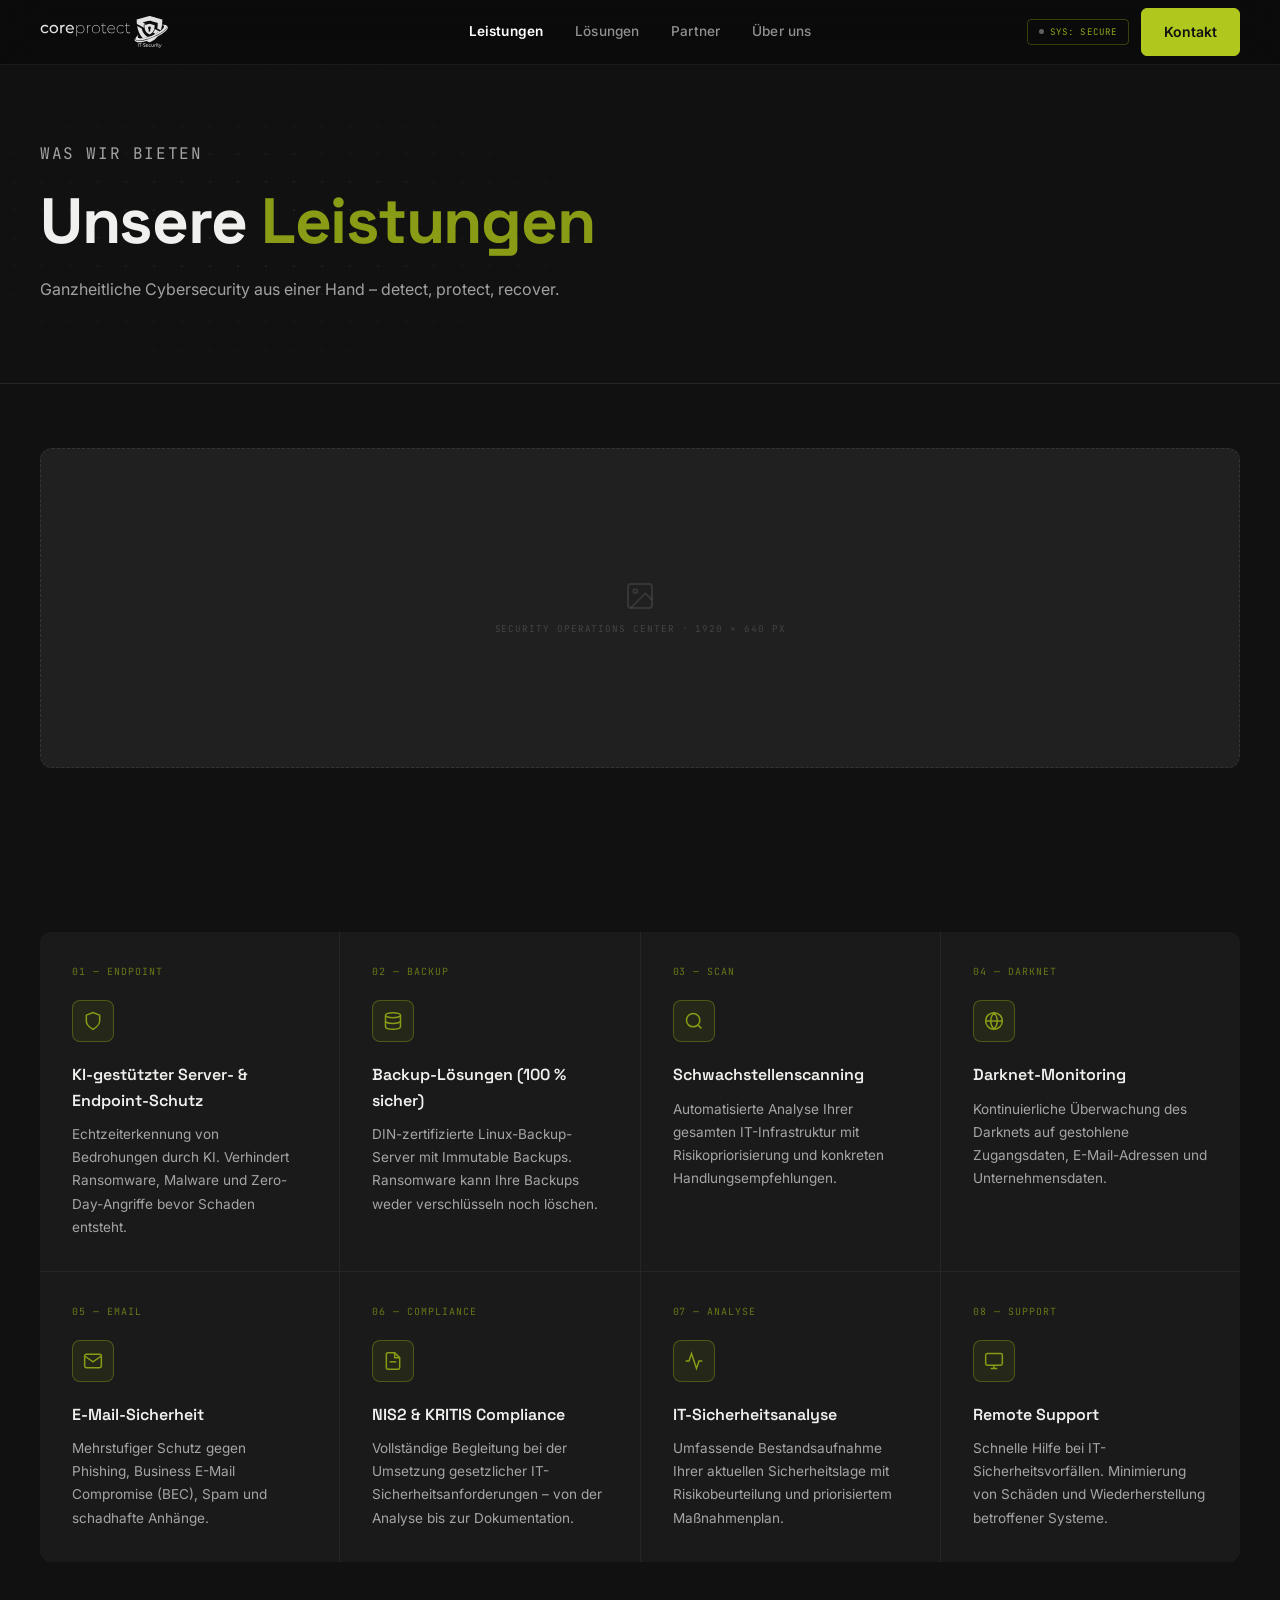
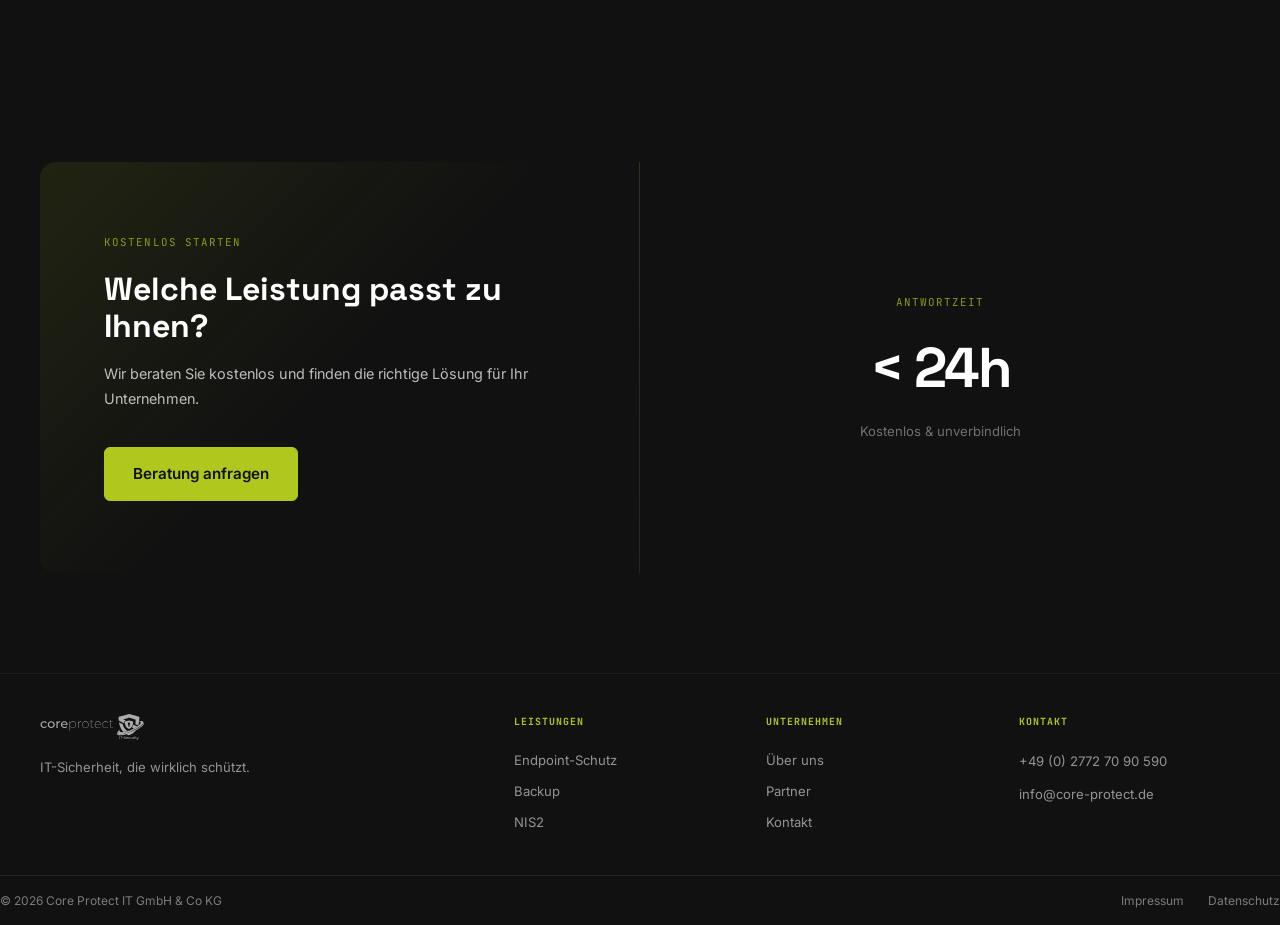
<file: leistungen.html>
<!DOCTYPE html>
<html lang="de">
<head>
  <meta charset="UTF-8" />
  <meta name="viewport" content="width=device-width, initial-scale=1.0" />
  <title>Leistungen | Core Protect IT</title>
  <link rel="preconnect" href="https://fonts.googleapis.com" />
  <link rel="preconnect" href="https://fonts.gstatic.com" crossorigin />
  <link href="https://fonts.googleapis.com/css2?family=Space+Grotesk:wght@400;500;600;700&family=Inter:wght@400;500;600&family=JetBrains+Mono:wght@400;500&display=swap" rel="stylesheet" />
  <link rel="stylesheet" href="css/style.css" />
</head>
<body>

  <header class="header scrolled" id="header">
    <nav class="nav wrap">
      <a href="index.html" class="nav__logo"><img src="images/logo.svg" alt="Core Protect IT" /></a>
      <div class="nav__center">
        <a href="leistungen.html" class="active">Leistungen</a>
        <a href="loesungen.html">Lösungen</a>
        <a href="partner.html">Partner</a>
        <a href="ueber-uns.html">Über uns</a>
      </div>
      <div class="nav__right">
        <span class="nav__status"><span class="nav__status__dot"></span>Sys: Secure</span>
        <a href="kontakt.html" class="btn btn-green">Kontakt</a>
      </div>
      <button class="nav__burger" id="burger"><span></span><span></span><span></span></button>
    </nav>
  </header>
  <div class="nav-mobile-links" id="mobileNav">
    <a href="leistungen.html">Leistungen</a>
    <a href="loesungen.html">Lösungen</a>
    <a href="partner.html">Partner</a>
    <a href="ueber-uns.html">Über uns</a>
    <a href="kontakt.html">Kontakt</a>
  </div>

  <section class="page-hero">
    <div class="wrap page-hero__inner">
      <p class="page-hero__kicker">Was wir bieten</p>
      <h1>Unsere <span>Leistungen</span></h1>
      <p>Ganzheitliche Cybersecurity aus einer Hand – detect, protect, recover.</p>
    </div>
  </section>

  <section class="s--sm">
    <div class="wrap reveal">
      <div class="img-ph img-ph--banner">
        <svg viewBox="0 0 24 24" fill="none" stroke="currentColor" stroke-width="1.5"><rect x="3" y="3" width="18" height="18" rx="2"/><circle cx="8.5" cy="8.5" r="1.5"/><polyline points="21 15 16 10 5 21"/></svg>
        <span class="img-ph__label">Security Operations Center · 1920 × 640 px</span>
      </div>
    </div>
  </section>

  <section class="s">
    <div class="wrap">
      <div class="cards reveal">
        <div class="card">
          <div class="card__n">01 — ENDPOINT</div>
          <div class="card__ico"><svg viewBox="0 0 24 24" fill="none" stroke="currentColor" stroke-width="1.8"><path d="M12 22s8-4 8-10V5l-8-3-8 3v7c0 6 8 10 8 10z"/></svg></div>
          <h3>KI-gestützter Server- & Endpoint-Schutz</h3>
          <p>Echtzeiterkennung von Bedrohungen durch KI. Verhindert Ransomware, Malware und Zero-Day-Angriffe bevor Schaden entsteht.</p>
          <div class="card__bar"></div>
        </div>
        <div class="card">
          <div class="card__n">02 — BACKUP</div>
          <div class="card__ico"><svg viewBox="0 0 24 24" fill="none" stroke="currentColor" stroke-width="1.8"><ellipse cx="12" cy="5" rx="9" ry="3"/><path d="M3 5v14c0 1.66 4 3 9 3s9-1.34 9-3V5"/><path d="M3 12c0 1.66 4 3 9 3s9-1.34 9-3"/></svg></div>
          <h3>Backup-Lösungen (100 % sicher)</h3>
          <p>DIN-zertifizierte Linux-Backup-Server mit Immutable Backups. Ransomware kann Ihre Backups weder verschlüsseln noch löschen.</p>
          <div class="card__bar"></div>
        </div>
        <div class="card">
          <div class="card__n">03 — SCAN</div>
          <div class="card__ico"><svg viewBox="0 0 24 24" fill="none" stroke="currentColor" stroke-width="1.8"><circle cx="11" cy="11" r="8"/><line x1="21" y1="21" x2="16.65" y2="16.65"/></svg></div>
          <h3>Schwachstellenscanning</h3>
          <p>Automatisierte Analyse Ihrer gesamten IT-Infrastruktur mit Risikopriorisierung und konkreten Handlungsempfehlungen.</p>
          <div class="card__bar"></div>
        </div>
        <div class="card">
          <div class="card__n">04 — DARKNET</div>
          <div class="card__ico"><svg viewBox="0 0 24 24" fill="none" stroke="currentColor" stroke-width="1.8"><circle cx="12" cy="12" r="10"/><line x1="2" y1="12" x2="22" y2="12"/><path d="M12 2a15.3 15.3 0 0 1 4 10 15.3 15.3 0 0 1-4 10 15.3 15.3 0 0 1-4-10 15.3 15.3 0 0 1 4-10z"/></svg></div>
          <h3>Darknet-Monitoring</h3>
          <p>Kontinuierliche Überwachung des Darknets auf gestohlene Zugangsdaten, E-Mail-Adressen und Unternehmensdaten.</p>
          <div class="card__bar"></div>
        </div>
        <div class="card">
          <div class="card__n">05 — EMAIL</div>
          <div class="card__ico"><svg viewBox="0 0 24 24" fill="none" stroke="currentColor" stroke-width="1.8"><path d="M4 4h16c1.1 0 2 .9 2 2v12c0 1.1-.9 2-2 2H4c-1.1 0-2-.9-2-2V6c0-1.1.9-2 2-2z"/><polyline points="22,6 12,13 2,6"/></svg></div>
          <h3>E-Mail-Sicherheit</h3>
          <p>Mehrstufiger Schutz gegen Phishing, Business E-Mail Compromise (BEC), Spam und schadhafte Anhänge.</p>
          <div class="card__bar"></div>
        </div>
        <div class="card">
          <div class="card__n">06 — COMPLIANCE</div>
          <div class="card__ico"><svg viewBox="0 0 24 24" fill="none" stroke="currentColor" stroke-width="1.8"><path d="M14 2H6a2 2 0 0 0-2 2v16a2 2 0 0 0 2 2h12a2 2 0 0 0 2-2V8z"/><polyline points="14 2 14 8 20 8"/><line x1="16" y1="13" x2="8" y2="13"/></svg></div>
          <h3>NIS2 & KRITIS Compliance</h3>
          <p>Vollständige Begleitung bei der Umsetzung gesetzlicher IT-Sicherheitsanforderungen – von der Analyse bis zur Dokumentation.</p>
          <div class="card__bar"></div>
        </div>
        <div class="card">
          <div class="card__n">07 — ANALYSE</div>
          <div class="card__ico"><svg viewBox="0 0 24 24" fill="none" stroke="currentColor" stroke-width="1.8"><polyline points="22 12 18 12 15 21 9 3 6 12 2 12"/></svg></div>
          <h3>IT-Sicherheitsanalyse</h3>
          <p>Umfassende Bestandsaufnahme Ihrer aktuellen Sicherheitslage mit Risikobeurteilung und priorisiertem Maßnahmenplan.</p>
          <div class="card__bar"></div>
        </div>
        <div class="card">
          <div class="card__n">08 — SUPPORT</div>
          <div class="card__ico"><svg viewBox="0 0 24 24" fill="none" stroke="currentColor" stroke-width="1.8"><rect x="2" y="3" width="20" height="14" rx="2"/><line x1="8" y1="21" x2="16" y2="21"/><line x1="12" y1="17" x2="12" y2="21"/></svg></div>
          <h3>Remote Support</h3>
          <p>Schnelle Hilfe bei IT-Sicherheitsvorfällen. Minimierung von Schäden und Wiederherstellung betroffener Systeme.</p>
          <div class="card__bar"></div>
        </div>
      </div>
    </div>
  </section>

  <section class="s s--dark">
    <div class="wrap reveal">
      <div class="cta-block">
        <div class="cta-block__left">
          <span class="label label--green" style="margin-bottom:20px;display:block;">Kostenlos starten</span>
          <h2>Welche Leistung passt zu Ihnen?</h2>
          <p>Wir beraten Sie kostenlos und finden die richtige Lösung für Ihr Unternehmen.</p>
          <div class="cta-btns">
            <a href="kontakt.html" class="btn btn-green btn-lg">Beratung anfragen</a>
          </div>
        </div>
        <div class="cta-block__right" style="justify-content:center;align-items:center;display:flex;">
          <div style="text-align:center;">
            <span class="label label--green" style="display:block;margin-bottom:12px;">Antwortzeit</span>
            <div style="font-family:var(--font-head);font-size:3.5rem;font-weight:700;letter-spacing:-0.04em;color:#fff;">&lt; 24h</div>
            <div style="font-size:0.82rem;color:rgba(255,255,255,.4);margin-top:8px;">Kostenlos & unverbindlich</div>
          </div>
        </div>
      </div>
    </div>
  </section>

  <footer class="footer">
    <div class="wrap footer__grid">
      <div class="footer__brand"><img src="images/logo.svg" alt="Core Protect IT" /><p>IT-Sicherheit, die wirklich schützt.</p></div>
      <div class="footer__col"><h5>Leistungen</h5><a href="leistungen.html">Endpoint-Schutz</a><a href="leistungen.html">Backup</a><a href="leistungen.html">NIS2</a></div>
      <div class="footer__col"><h5>Unternehmen</h5><a href="ueber-uns.html">Über uns</a><a href="partner.html">Partner</a><a href="kontakt.html">Kontakt</a></div>
      <div class="footer__col"><h5>Kontakt</h5><p>+49 (0) 2772 70 90 590</p><p>info@core-protect.de</p></div>
    </div>
    <div class="wrap footer__btm">
      <p>&copy; 2026 Core Protect IT GmbH & Co KG</p>
      <div class="footer__btm-links"><a href="impressum.html">Impressum</a><a href="datenschutz.html">Datenschutz</a></div>
    </div>
  </footer>
  <script src="js/main.js"></script>
</body>
</html>
</file>
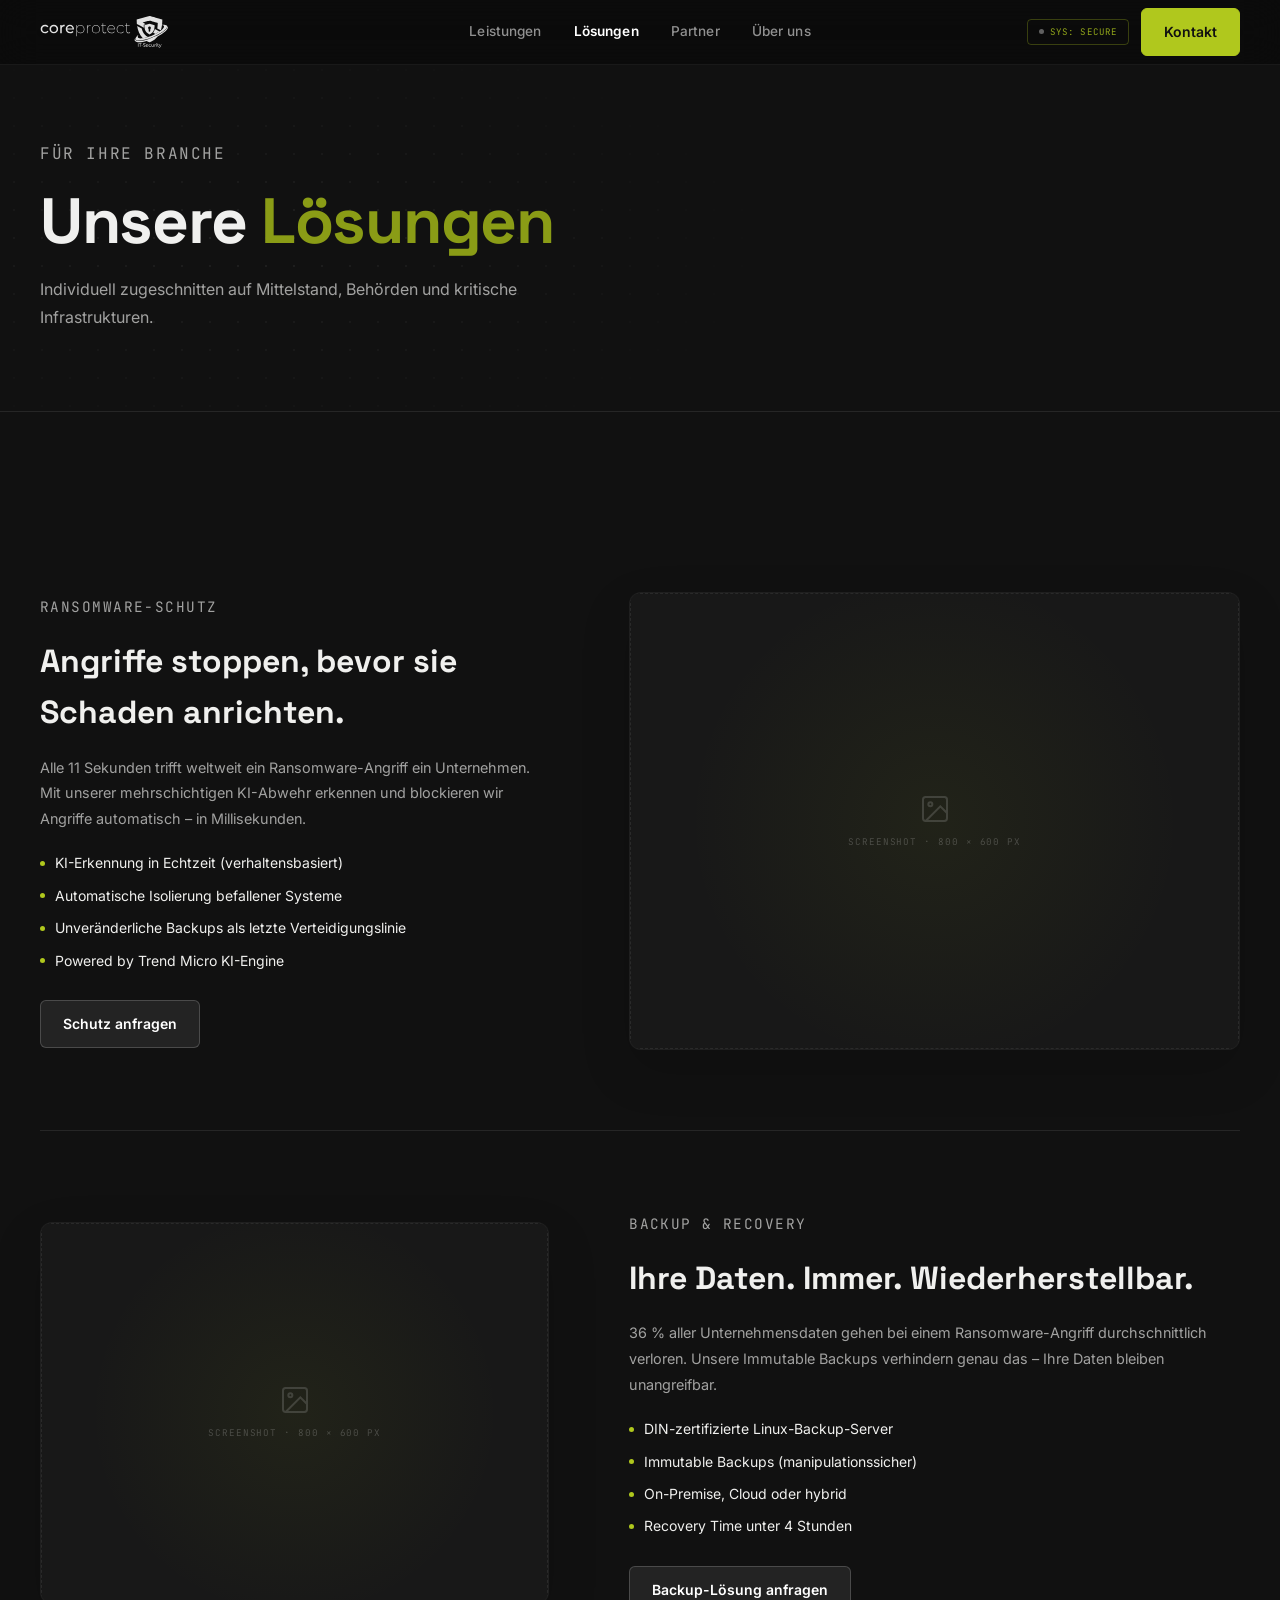
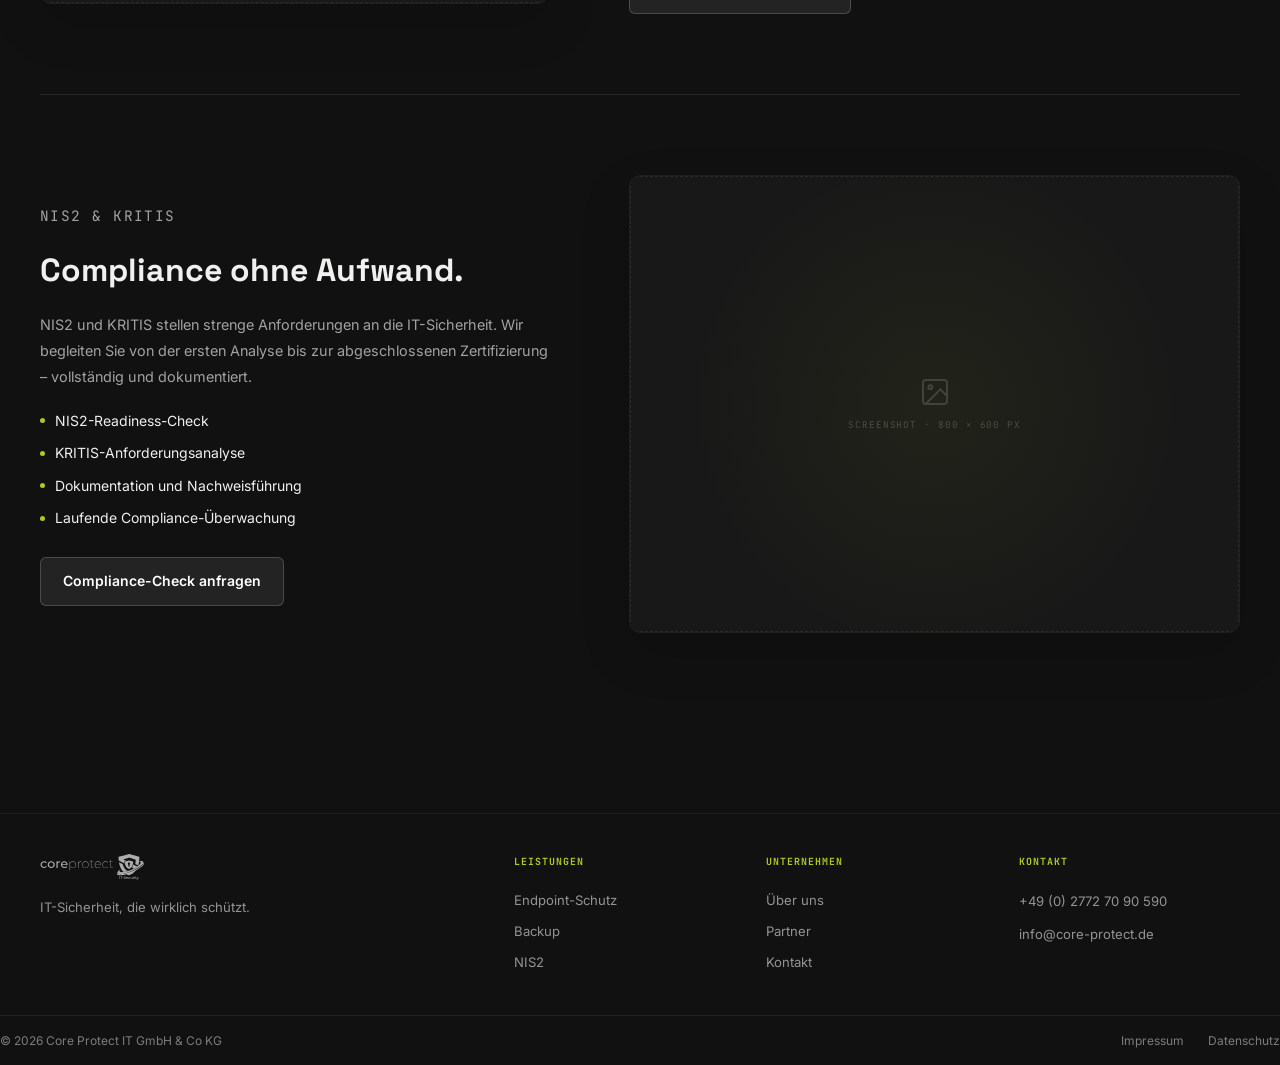
<file: loesungen.html>
<!DOCTYPE html>
<html lang="de">
<head>
  <meta charset="UTF-8" />
  <meta name="viewport" content="width=device-width, initial-scale=1.0" />
  <title>Lösungen | Core Protect IT</title>
  <link rel="preconnect" href="https://fonts.googleapis.com" />
  <link rel="preconnect" href="https://fonts.gstatic.com" crossorigin />
  <link href="https://fonts.googleapis.com/css2?family=Space+Grotesk:wght@400;500;600;700&family=Inter:wght@400;500;600&family=JetBrains+Mono:wght@400;500&display=swap" rel="stylesheet" />
  <link rel="stylesheet" href="css/style.css" />
</head>
<body>

  <header class="header scrolled" id="header">
    <nav class="nav wrap">
      <a href="index.html" class="nav__logo"><img src="images/logo.svg" alt="Core Protect IT" /></a>
      <div class="nav__center">
        <a href="leistungen.html">Leistungen</a>
        <a href="loesungen.html" class="active">Lösungen</a>
        <a href="partner.html">Partner</a>
        <a href="ueber-uns.html">Über uns</a>
      </div>
      <div class="nav__right">
        <span class="nav__status"><span class="nav__status__dot"></span>Sys: Secure</span>
        <a href="kontakt.html" class="btn btn-green">Kontakt</a>
      </div>
      <button class="nav__burger" id="burger"><span></span><span></span><span></span></button>
    </nav>
  </header>
  <div class="nav-mobile-links" id="mobileNav">
    <a href="leistungen.html">Leistungen</a>
    <a href="loesungen.html">Lösungen</a>
    <a href="partner.html">Partner</a>
    <a href="ueber-uns.html">Über uns</a>
    <a href="kontakt.html">Kontakt</a>
  </div>

  <section class="page-hero">
    <div class="wrap page-hero__inner">
      <p class="page-hero__kicker">Für Ihre Branche</p>
      <h1>Unsere <span>Lösungen</span></h1>
      <p>Individuell zugeschnitten auf Mittelstand, Behörden und kritische Infrastrukturen.</p>
    </div>
  </section>

  <section class="s">
    <div class="wrap">
      <div class="sol reveal">
        <div class="sol__text">
          <p class="label label--green" style="margin-bottom:16px;">Ransomware-Schutz</p>
          <h2>Angriffe stoppen, bevor sie Schaden anrichten.</h2>
          <p>Alle 11 Sekunden trifft weltweit ein Ransomware-Angriff ein Unternehmen. Mit unserer mehrschichtigen KI-Abwehr erkennen und blockieren wir Angriffe automatisch – in Millisekunden.</p>
          <ul class="sol__list">
            <li>KI-Erkennung in Echtzeit (verhaltensbasiert)</li>
            <li>Automatische Isolierung befallener Systeme</li>
            <li>Unveränderliche Backups als letzte Verteidigungslinie</li>
            <li>Powered by Trend Micro KI-Engine</li>
          </ul>
          <a href="kontakt.html" class="btn btn-black">Schutz anfragen</a>
        </div>
        <div class="sol__vis">
          <div class="img-ph img-ph--dark" style="width:100%;height:100%;">
            <svg viewBox="0 0 24 24" fill="none" stroke="currentColor" stroke-width="1.5"><rect x="3" y="3" width="18" height="18" rx="2"/><circle cx="8.5" cy="8.5" r="1.5"/><polyline points="21 15 16 10 5 21"/></svg>
            <span class="img-ph__label">Screenshot · 800 × 600 px</span>
          </div>
        </div>
      </div>

      <div class="sol sol--flip reveal">
        <div class="sol__text">
          <p class="label label--green" style="margin-bottom:16px;">Backup & Recovery</p>
          <h2>Ihre Daten. Immer. Wiederherstellbar.</h2>
          <p>36 % aller Unternehmensdaten gehen bei einem Ransomware-Angriff durchschnittlich verloren. Unsere Immutable Backups verhindern genau das – Ihre Daten bleiben unangreifbar.</p>
          <ul class="sol__list">
            <li>DIN-zertifizierte Linux-Backup-Server</li>
            <li>Immutable Backups (manipulationssicher)</li>
            <li>On-Premise, Cloud oder hybrid</li>
            <li>Recovery Time unter 4 Stunden</li>
          </ul>
          <a href="kontakt.html" class="btn btn-black">Backup-Lösung anfragen</a>
        </div>
        <div class="sol__vis">
          <div class="img-ph img-ph--dark" style="width:100%;height:100%;">
            <svg viewBox="0 0 24 24" fill="none" stroke="currentColor" stroke-width="1.5"><rect x="3" y="3" width="18" height="18" rx="2"/><circle cx="8.5" cy="8.5" r="1.5"/><polyline points="21 15 16 10 5 21"/></svg>
            <span class="img-ph__label">Screenshot · 800 × 600 px</span>
          </div>
        </div>
      </div>

      <div class="sol reveal">
        <div class="sol__text">
          <p class="label label--green" style="margin-bottom:16px;">NIS2 & KRITIS</p>
          <h2>Compliance ohne Aufwand.</h2>
          <p>NIS2 und KRITIS stellen strenge Anforderungen an die IT-Sicherheit. Wir begleiten Sie von der ersten Analyse bis zur abgeschlossenen Zertifizierung – vollständig und dokumentiert.</p>
          <ul class="sol__list">
            <li>NIS2-Readiness-Check</li>
            <li>KRITIS-Anforderungsanalyse</li>
            <li>Dokumentation und Nachweisführung</li>
            <li>Laufende Compliance-Überwachung</li>
          </ul>
          <a href="kontakt.html" class="btn btn-black">Compliance-Check anfragen</a>
        </div>
        <div class="sol__vis">
          <div class="img-ph img-ph--dark" style="width:100%;height:100%;">
            <svg viewBox="0 0 24 24" fill="none" stroke="currentColor" stroke-width="1.5"><rect x="3" y="3" width="18" height="18" rx="2"/><circle cx="8.5" cy="8.5" r="1.5"/><polyline points="21 15 16 10 5 21"/></svg>
            <span class="img-ph__label">Screenshot · 800 × 600 px</span>
          </div>
        </div>
      </div>
    </div>
  </section>

  <footer class="footer">
    <div class="wrap footer__grid">
      <div class="footer__brand"><img src="images/logo.svg" alt="Core Protect IT" /><p>IT-Sicherheit, die wirklich schützt.</p></div>
      <div class="footer__col"><h5>Leistungen</h5><a href="leistungen.html">Endpoint-Schutz</a><a href="leistungen.html">Backup</a><a href="leistungen.html">NIS2</a></div>
      <div class="footer__col"><h5>Unternehmen</h5><a href="ueber-uns.html">Über uns</a><a href="partner.html">Partner</a><a href="kontakt.html">Kontakt</a></div>
      <div class="footer__col"><h5>Kontakt</h5><p>+49 (0) 2772 70 90 590</p><p>info@core-protect.de</p></div>
    </div>
    <div class="wrap footer__btm">
      <p>&copy; 2026 Core Protect IT GmbH & Co KG</p>
      <div class="footer__btm-links"><a href="impressum.html">Impressum</a><a href="datenschutz.html">Datenschutz</a></div>
    </div>
  </footer>
  <script src="js/main.js"></script>
</body>
</html>
</file>
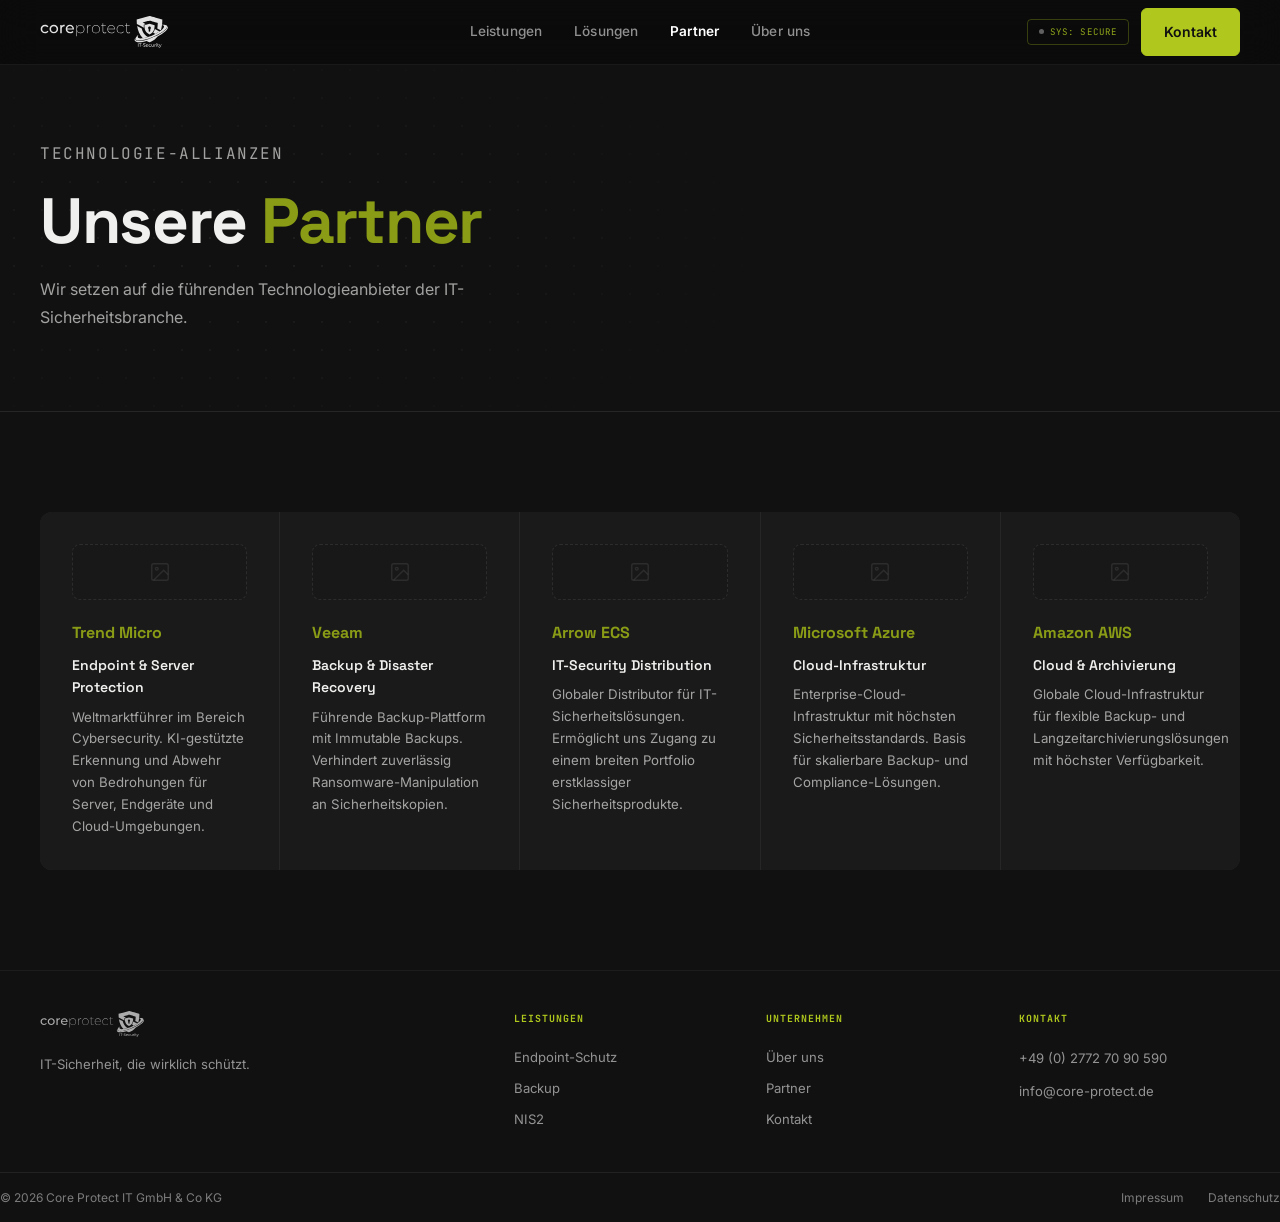
<file: partner.html>
<!DOCTYPE html>
<html lang="de">
<head>
  <meta charset="UTF-8" />
  <meta name="viewport" content="width=device-width, initial-scale=1.0" />
  <title>Partner | Core Protect IT</title>
  <link rel="preconnect" href="https://fonts.googleapis.com" />
  <link rel="preconnect" href="https://fonts.gstatic.com" crossorigin />
  <link href="https://fonts.googleapis.com/css2?family=Space+Grotesk:wght@400;500;600;700&family=Inter:wght@400;500;600&family=JetBrains+Mono:wght@400;500&display=swap" rel="stylesheet" />
  <link rel="stylesheet" href="css/style.css" />
</head>
<body>

  <header class="header scrolled" id="header">
    <nav class="nav wrap">
      <a href="index.html" class="nav__logo"><img src="images/logo.svg" alt="Core Protect IT" /></a>
      <div class="nav__center">
        <a href="leistungen.html">Leistungen</a>
        <a href="loesungen.html">Lösungen</a>
        <a href="partner.html" class="active">Partner</a>
        <a href="ueber-uns.html">Über uns</a>
      </div>
      <div class="nav__right">
        <span class="nav__status"><span class="nav__status__dot"></span>Sys: Secure</span>
        <a href="kontakt.html" class="btn btn-green">Kontakt</a>
      </div>
      <button class="nav__burger" id="burger"><span></span><span></span><span></span></button>
    </nav>
  </header>
  <div class="nav-mobile-links" id="mobileNav">
    <a href="leistungen.html">Leistungen</a>
    <a href="loesungen.html">Lösungen</a>
    <a href="partner.html">Partner</a>
    <a href="ueber-uns.html">Über uns</a>
    <a href="kontakt.html">Kontakt</a>
  </div>

  <section class="page-hero">
    <div class="wrap page-hero__inner">
      <p class="page-hero__kicker">Technologie-Allianzen</p>
      <h1>Unsere <span>Partner</span></h1>
      <p>Wir setzen auf die führenden Technologieanbieter der IT-Sicherheitsbranche.</p>
    </div>
  </section>

  <section class="s">
    <div class="wrap">
      <div class="partner-cards reveal">
        <div class="partner-card">
          <div class="partner-logo-ph"><svg viewBox="0 0 24 24" fill="none" stroke="currentColor" stroke-width="1.5"><rect x="3" y="3" width="18" height="18" rx="2"/><circle cx="8.5" cy="8.5" r="1.5"/><polyline points="21 15 16 10 5 21"/></svg></div>
          <div class="partner-card__name">Trend Micro</div>
          <h3>Endpoint & Server Protection</h3>
          <p>Weltmarktführer im Bereich Cybersecurity. KI-gestützte Erkennung und Abwehr von Bedrohungen für Server, Endgeräte und Cloud-Umgebungen.</p>
        </div>
        <div class="partner-card">
          <div class="partner-logo-ph"><svg viewBox="0 0 24 24" fill="none" stroke="currentColor" stroke-width="1.5"><rect x="3" y="3" width="18" height="18" rx="2"/><circle cx="8.5" cy="8.5" r="1.5"/><polyline points="21 15 16 10 5 21"/></svg></div>
          <div class="partner-card__name">Veeam</div>
          <h3>Backup & Disaster Recovery</h3>
          <p>Führende Backup-Plattform mit Immutable Backups. Verhindert zuverlässig Ransomware-Manipulation an Sicherheitskopien.</p>
        </div>
        <div class="partner-card">
          <div class="partner-logo-ph"><svg viewBox="0 0 24 24" fill="none" stroke="currentColor" stroke-width="1.5"><rect x="3" y="3" width="18" height="18" rx="2"/><circle cx="8.5" cy="8.5" r="1.5"/><polyline points="21 15 16 10 5 21"/></svg></div>
          <div class="partner-card__name">Arrow ECS</div>
          <h3>IT-Security Distribution</h3>
          <p>Globaler Distributor für IT-Sicherheitslösungen. Ermöglicht uns Zugang zu einem breiten Portfolio erstklassiger Sicherheitsprodukte.</p>
        </div>
        <div class="partner-card">
          <div class="partner-logo-ph"><svg viewBox="0 0 24 24" fill="none" stroke="currentColor" stroke-width="1.5"><rect x="3" y="3" width="18" height="18" rx="2"/><circle cx="8.5" cy="8.5" r="1.5"/><polyline points="21 15 16 10 5 21"/></svg></div>
          <div class="partner-card__name">Microsoft Azure</div>
          <h3>Cloud-Infrastruktur</h3>
          <p>Enterprise-Cloud-Infrastruktur mit höchsten Sicherheitsstandards. Basis für skalierbare Backup- und Compliance-Lösungen.</p>
        </div>
        <div class="partner-card">
          <div class="partner-logo-ph"><svg viewBox="0 0 24 24" fill="none" stroke="currentColor" stroke-width="1.5"><rect x="3" y="3" width="18" height="18" rx="2"/><circle cx="8.5" cy="8.5" r="1.5"/><polyline points="21 15 16 10 5 21"/></svg></div>
          <div class="partner-card__name">Amazon AWS</div>
          <h3>Cloud & Archivierung</h3>
          <p>Globale Cloud-Infrastruktur für flexible Backup- und Langzeitarchivierungslösungen mit höchster Verfügbarkeit.</p>
        </div>
      </div>
    </div>
  </section>

  <footer class="footer">
    <div class="wrap footer__grid">
      <div class="footer__brand"><img src="images/logo.svg" alt="Core Protect IT" /><p>IT-Sicherheit, die wirklich schützt.</p></div>
      <div class="footer__col"><h5>Leistungen</h5><a href="leistungen.html">Endpoint-Schutz</a><a href="leistungen.html">Backup</a><a href="leistungen.html">NIS2</a></div>
      <div class="footer__col"><h5>Unternehmen</h5><a href="ueber-uns.html">Über uns</a><a href="partner.html">Partner</a><a href="kontakt.html">Kontakt</a></div>
      <div class="footer__col"><h5>Kontakt</h5><p>+49 (0) 2772 70 90 590</p><p>info@core-protect.de</p></div>
    </div>
    <div class="wrap footer__btm">
      <p>&copy; 2026 Core Protect IT GmbH & Co KG</p>
      <div class="footer__btm-links"><a href="impressum.html">Impressum</a><a href="datenschutz.html">Datenschutz</a></div>
    </div>
  </footer>
  <script src="js/main.js"></script>
</body>
</html>
</file>
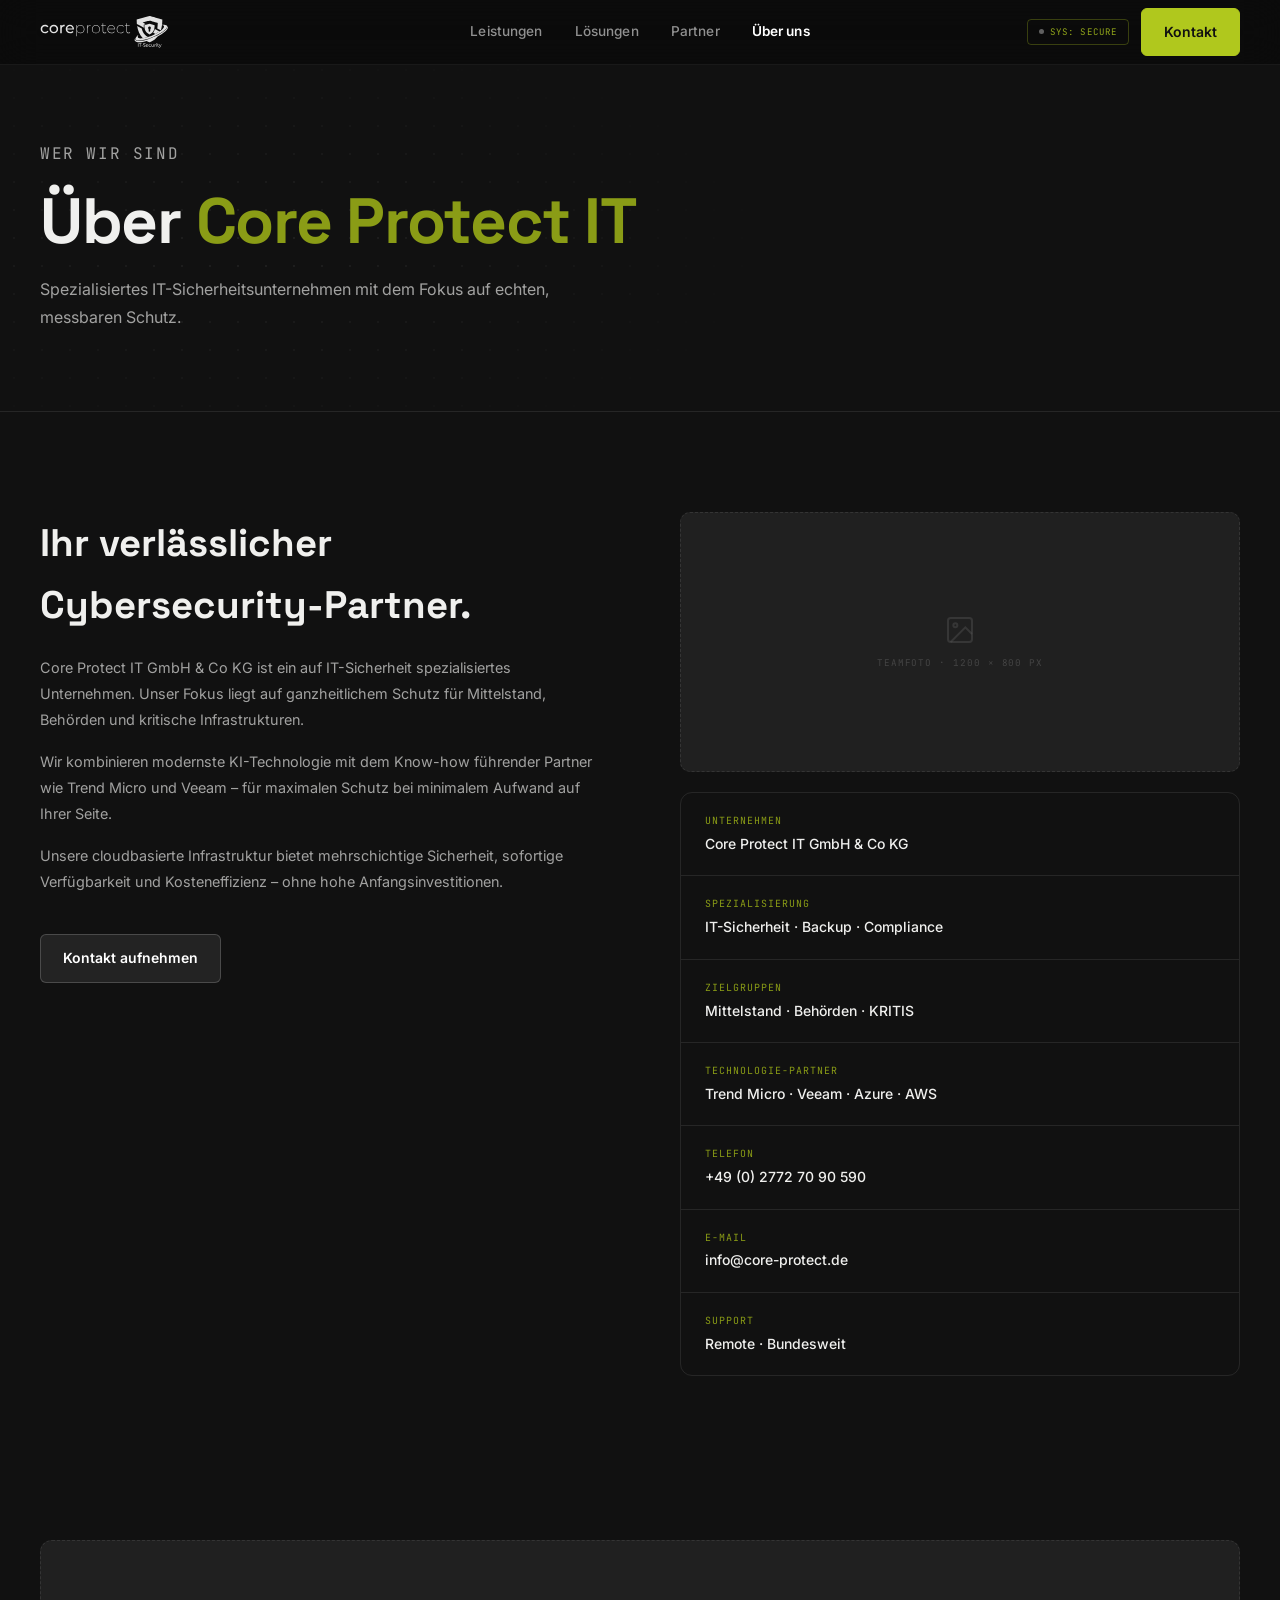
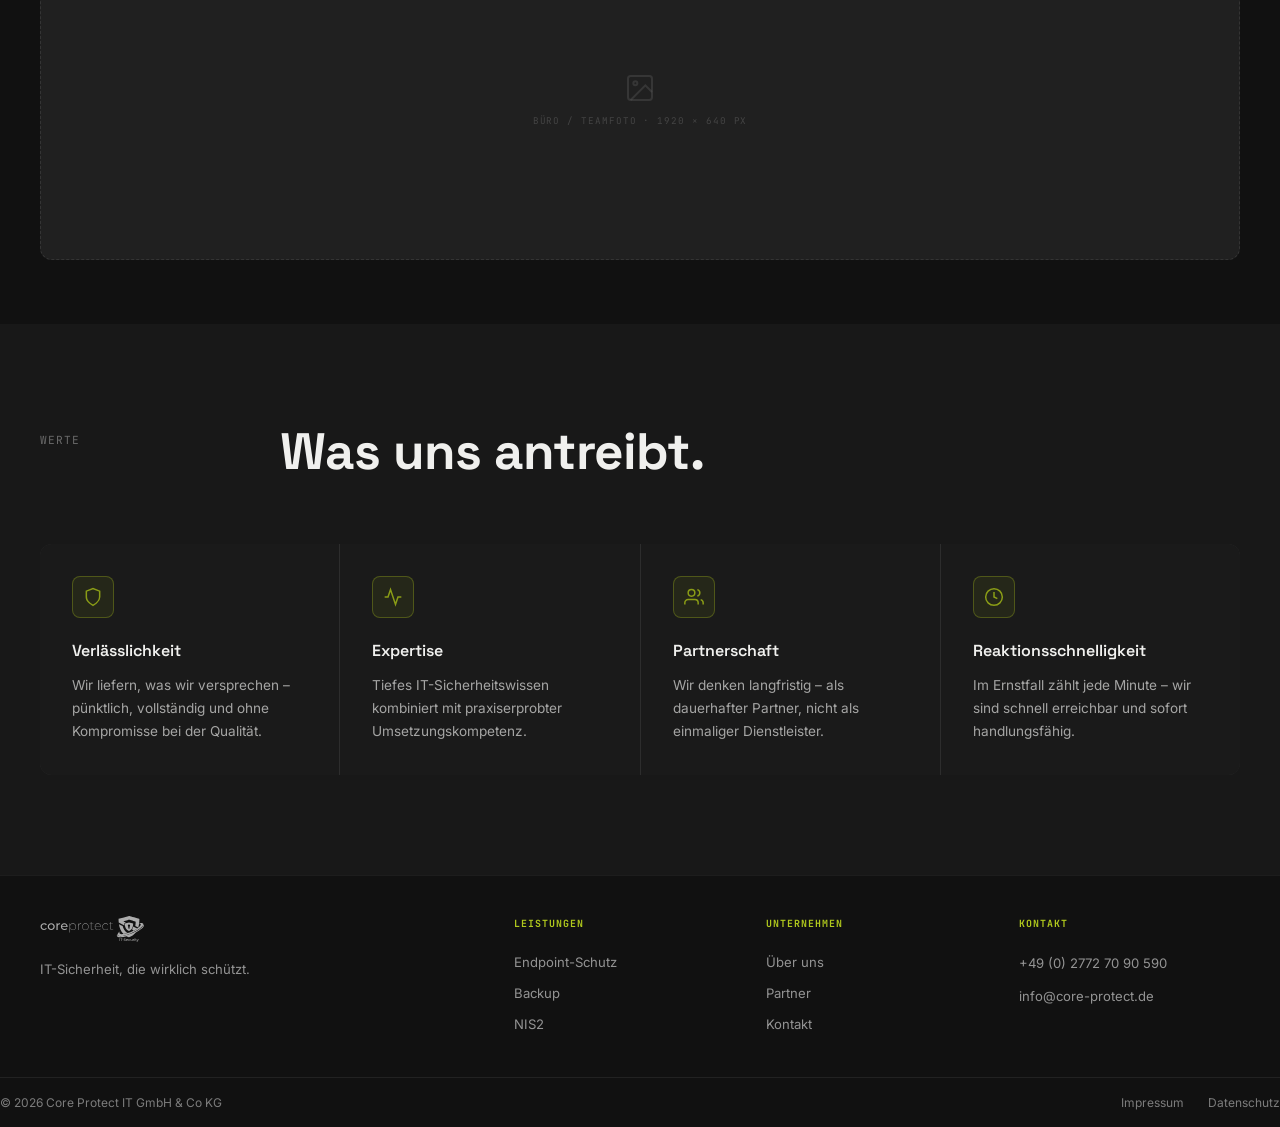
<file: ueber-uns.html>
<!DOCTYPE html>
<html lang="de">
<head>
  <meta charset="UTF-8" />
  <meta name="viewport" content="width=device-width, initial-scale=1.0" />
  <title>Über uns | Core Protect IT</title>
  <link rel="preconnect" href="https://fonts.googleapis.com" />
  <link rel="preconnect" href="https://fonts.gstatic.com" crossorigin />
  <link href="https://fonts.googleapis.com/css2?family=Space+Grotesk:wght@400;500;600;700&family=Inter:wght@400;500;600&family=JetBrains+Mono:wght@400;500&display=swap" rel="stylesheet" />
  <link rel="stylesheet" href="css/style.css" />
</head>
<body>

  <header class="header scrolled" id="header">
    <nav class="nav wrap">
      <a href="index.html" class="nav__logo"><img src="images/logo.svg" alt="Core Protect IT" /></a>
      <div class="nav__center">
        <a href="leistungen.html">Leistungen</a>
        <a href="loesungen.html">Lösungen</a>
        <a href="partner.html">Partner</a>
        <a href="ueber-uns.html" class="active">Über uns</a>
      </div>
      <div class="nav__right">
        <span class="nav__status"><span class="nav__status__dot"></span>Sys: Secure</span>
        <a href="kontakt.html" class="btn btn-green">Kontakt</a>
      </div>
      <button class="nav__burger" id="burger"><span></span><span></span><span></span></button>
    </nav>
  </header>
  <div class="nav-mobile-links" id="mobileNav">
    <a href="leistungen.html">Leistungen</a>
    <a href="loesungen.html">Lösungen</a>
    <a href="partner.html">Partner</a>
    <a href="ueber-uns.html">Über uns</a>
    <a href="kontakt.html">Kontakt</a>
  </div>

  <section class="page-hero">
    <div class="wrap page-hero__inner">
      <p class="page-hero__kicker">Wer wir sind</p>
      <h1>Über <span>Core Protect IT</span></h1>
      <p>Spezialisiertes IT-Sicherheitsunternehmen mit dem Fokus auf echten, messbaren Schutz.</p>
    </div>
  </section>

  <section class="s">
    <div class="wrap">
      <div class="about-grid reveal">
        <div class="about-text">
          <h2>Ihr verlässlicher Cybersecurity-Partner.</h2>
          <p>Core Protect IT GmbH & Co KG ist ein auf IT-Sicherheit spezialisiertes Unternehmen. Unser Fokus liegt auf ganzheitlichem Schutz für Mittelstand, Behörden und kritische Infrastrukturen.</p>
          <p>Wir kombinieren modernste KI-Technologie mit dem Know-how führender Partner wie Trend Micro und Veeam – für maximalen Schutz bei minimalem Aufwand auf Ihrer Seite.</p>
          <p>Unsere cloudbasierte Infrastruktur bietet mehrschichtige Sicherheit, sofortige Verfügbarkeit und Kosteneffizienz – ohne hohe Anfangsinvestitionen.</p>
          <a href="kontakt.html" class="btn btn-black" style="margin-top:1.5rem;">Kontakt aufnehmen</a>
        </div>
        <div>
          <div class="img-ph" style="height:260px;margin-bottom:20px;">
            <svg viewBox="0 0 24 24" fill="none" stroke="currentColor" stroke-width="1.5"><rect x="3" y="3" width="18" height="18" rx="2"/><circle cx="8.5" cy="8.5" r="1.5"/><polyline points="21 15 16 10 5 21"/></svg>
            <span class="img-ph__label">Teamfoto · 1200 × 800 px</span>
          </div>
        <div class="about-panel">
          <div class="about-row">
            <div class="about-row__label">Unternehmen</div>
            <div class="about-row__val">Core Protect IT GmbH & Co KG</div>
          </div>
          <div class="about-row">
            <div class="about-row__label">Spezialisierung</div>
            <div class="about-row__val">IT-Sicherheit · Backup · Compliance</div>
          </div>
          <div class="about-row">
            <div class="about-row__label">Zielgruppen</div>
            <div class="about-row__val">Mittelstand · Behörden · KRITIS</div>
          </div>
          <div class="about-row">
            <div class="about-row__label">Technologie-Partner</div>
            <div class="about-row__val">Trend Micro · Veeam · Azure · AWS</div>
          </div>
          <div class="about-row">
            <div class="about-row__label">Telefon</div>
            <div class="about-row__val">+49 (0) 2772 70 90 590</div>
          </div>
          <div class="about-row">
            <div class="about-row__label">E-Mail</div>
            <div class="about-row__val">info@core-protect.de</div>
          </div>
          <div class="about-row">
            <div class="about-row__label">Support</div>
            <div class="about-row__val">Remote · Bundesweit</div>
          </div>
        </div>
        </div>
      </div>
    </div>
  </section>

  <section class="s--sm">
    <div class="wrap reveal">
      <div class="img-ph img-ph--banner">
        <svg viewBox="0 0 24 24" fill="none" stroke="currentColor" stroke-width="1.5"><rect x="3" y="3" width="18" height="18" rx="2"/><circle cx="8.5" cy="8.5" r="1.5"/><polyline points="21 15 16 10 5 21"/></svg>
        <span class="img-ph__label">Büro / Teamfoto · 1920 × 640 px</span>
      </div>
    </div>
  </section>

  <section class="s s--off">
    <div class="wrap">
      <div class="s-head reveal">
        <span class="s-num">Werte</span>
        <h2 class="heading-xl">Was uns antreibt.</h2>
      </div>
      <div class="cards reveal">
        <div class="card">
          <div class="card__ico"><svg viewBox="0 0 24 24" fill="none" stroke="currentColor" stroke-width="1.8"><path d="M12 22s8-4 8-10V5l-8-3-8 3v7c0 6 8 10 8 10z"/></svg></div>
          <h3>Verlässlichkeit</h3>
          <p>Wir liefern, was wir versprechen – pünktlich, vollständig und ohne Kompromisse bei der Qualität.</p>
          <div class="card__bar"></div>
        </div>
        <div class="card">
          <div class="card__ico"><svg viewBox="0 0 24 24" fill="none" stroke="currentColor" stroke-width="1.8"><polyline points="22 12 18 12 15 21 9 3 6 12 2 12"/></svg></div>
          <h3>Expertise</h3>
          <p>Tiefes IT-Sicherheitswissen kombiniert mit praxiserprobter Umsetzungskompetenz.</p>
          <div class="card__bar"></div>
        </div>
        <div class="card">
          <div class="card__ico"><svg viewBox="0 0 24 24" fill="none" stroke="currentColor" stroke-width="1.8"><path d="M17 21v-2a4 4 0 0 0-4-4H5a4 4 0 0 0-4 4v2"/><circle cx="9" cy="7" r="4"/><path d="M23 21v-2a4 4 0 0 0-3-3.87"/><path d="M16 3.13a4 4 0 0 1 0 7.75"/></svg></div>
          <h3>Partnerschaft</h3>
          <p>Wir denken langfristig – als dauerhafter Partner, nicht als einmaliger Dienstleister.</p>
          <div class="card__bar"></div>
        </div>
        <div class="card">
          <div class="card__ico"><svg viewBox="0 0 24 24" fill="none" stroke="currentColor" stroke-width="1.8"><circle cx="12" cy="12" r="10"/><polyline points="12 6 12 12 16 14"/></svg></div>
          <h3>Reaktionsschnelligkeit</h3>
          <p>Im Ernstfall zählt jede Minute – wir sind schnell erreichbar und sofort handlungsfähig.</p>
          <div class="card__bar"></div>
        </div>
      </div>
    </div>
  </section>

  <footer class="footer">
    <div class="wrap footer__grid">
      <div class="footer__brand"><img src="images/logo.svg" alt="Core Protect IT" /><p>IT-Sicherheit, die wirklich schützt.</p></div>
      <div class="footer__col"><h5>Leistungen</h5><a href="leistungen.html">Endpoint-Schutz</a><a href="leistungen.html">Backup</a><a href="leistungen.html">NIS2</a></div>
      <div class="footer__col"><h5>Unternehmen</h5><a href="ueber-uns.html">Über uns</a><a href="partner.html">Partner</a><a href="kontakt.html">Kontakt</a></div>
      <div class="footer__col"><h5>Kontakt</h5><p>+49 (0) 2772 70 90 590</p><p>info@core-protect.de</p></div>
    </div>
    <div class="wrap footer__btm">
      <p>&copy; 2026 Core Protect IT GmbH & Co KG</p>
      <div class="footer__btm-links"><a href="impressum.html">Impressum</a><a href="datenschutz.html">Datenschutz</a></div>
    </div>
  </footer>
  <script src="js/main.js"></script>
</body>
</html>
</file>
<file: css/style.css>
@import url('https://fonts.googleapis.com/css2?family=Space+Grotesk:wght@400;500;600;700&family=Inter:wght@400;500;600&family=JetBrains+Mono:wght@400;500&display=swap');

/* ===== Reset ===== */
*, *::before, *::after { box-sizing: border-box; margin: 0; padding: 0; }

:root {
  --green:      #b0c81d;
  --green-dk:   #8a9c16;
  --green-bg:   rgba(176,200,29,0.08);
  --green-line: rgba(176,200,29,0.3);
  --black:      #0e0e0e;
  --ink:        #f0f0ee;
  --ink-2:      rgba(240,240,238,0.65);
  --ink-3:      rgba(240,240,238,0.38);
  --rule:       rgba(255,255,255,0.09);
  --bg:         #181818;
  --bg-off:     #202020;
  --white:      #111111;

  /* Dark surfaces */
  --d:          #111111;
  --d2:         #1a1a1a;
  --d3:         #222222;

  --font-head:  'Space Grotesk', system-ui, sans-serif;
  --font-body:  'Inter', system-ui, sans-serif;
  --font-mono:  'JetBrains Mono', monospace;
  --t:          0.2s ease;
}

html { scroll-behavior: smooth; font-size: 16px; }
body {
  font-family: var(--font-body);
  background: var(--white);
  color: var(--ink);
  line-height: 1.6;
  -webkit-font-smoothing: antialiased;
  overflow-x: hidden;
}
a { color: inherit; text-decoration: none; }
img { max-width: 100%; display: block; }
p { line-height: 1.75; }

/* ===== Layout ===== */
.wrap      { max-width: 1280px; margin: 0 auto; padding: 0 40px; }
.wrap--sm  { max-width: 960px;  margin: 0 auto; padding: 0 40px; }
.wrap--lg  { max-width: 1440px; margin: 0 auto; padding: 0 40px; }

/* ===== Type Scale ===== */
.display {
  font-family: var(--font-head);
  font-size: clamp(3.5rem, 7vw, 6.5rem);
  font-weight: 700;
  line-height: 0.95;
  letter-spacing: -0.02em;
  color: var(--ink);
}
.display .accent {
  color: var(--green-dk);
}

.heading-xl {
  font-family: var(--font-head);
  font-size: clamp(2rem, 4vw, 3.2rem);
  font-weight: 700;
  line-height: 1.1;
  letter-spacing: -0.015em;
  color: var(--ink);
}
.heading-lg {
  font-family: var(--font-head);
  font-size: clamp(1.5rem, 2.5vw, 2rem);
  font-weight: 600;
  line-height: 1.2;
  letter-spacing: -0.01em;
  color: var(--ink);
}
.heading-sm {
  font-family: var(--font-head);
  font-size: 1.1rem;
  font-weight: 600;
  line-height: 1.3;
  color: var(--ink);
}
.body-lg { font-size: 1.05rem; color: var(--ink-2); line-height: 1.75; }
.body    { font-size: 0.9rem;  color: var(--ink-2); line-height: 1.75; }
.label   {
  font-family: var(--font-mono);
  font-size: 0.68rem; letter-spacing: 0.1em;
  text-transform: uppercase; color: var(--ink-3);
}
.label--green { color: var(--green-dk); }

/* ===== Buttons ===== */
.btn {
  display: inline-flex; align-items: center; gap: 8px;
  font-family: var(--font-body); font-size: 0.875rem; font-weight: 600;
  padding: 12px 22px; border-radius: 6px; border: 1.5px solid transparent;
  cursor: pointer; transition: var(--t); white-space: nowrap;
}
.btn svg { width: 15px; height: 15px; flex-shrink: 0; }
.btn-black { background: rgba(255,255,255,0.08); color: #fff; border-color: rgba(255,255,255,0.18); }
.btn-black:hover { background: rgba(255,255,255,0.15); }
.btn-green { background: var(--green); color: #111; border-color: var(--green); }
.btn-green:hover { background: var(--green-dk); border-color: var(--green-dk); color: #fff; }
.btn-outline { border-color: rgba(255,255,255,0.2); color: rgba(255,255,255,0.7); }
.btn-outline:hover { border-color: rgba(255,255,255,0.55); color: #fff; }
.btn-outline-white { border-color: rgba(255,255,255,0.25); color: rgba(255,255,255,0.8); }
.btn-outline-white:hover { border-color: rgba(255,255,255,0.6); color: #fff; }
.btn-lg { padding: 14px 28px; font-size: 0.95rem; }

/* ===== Nav ===== */
.header {
  position: fixed; inset: 0 0 auto 0; z-index: 200;
  background: rgba(10,10,10,0.82);
  backdrop-filter: blur(20px) saturate(140%);
  border-bottom: 1px solid rgba(255,255,255,0.06);
  transition: background var(--t), border-color var(--t), backdrop-filter var(--t);
}
.header.scrolled {
  background: rgba(10,10,10,0.93);
  backdrop-filter: blur(24px) saturate(160%);
  border-bottom-color: rgba(176,200,29,0.15);
}

/* Top static green accent */
.header.scrolled::before {
  content: '';
  position: absolute;
  top: 0; left: 0; right: 0; height: 1px;
  background: linear-gradient(90deg, transparent 0%, var(--green-dk) 40%, var(--green) 60%, transparent 100%);
  opacity: 0.55;
  pointer-events: none;
}

/* Bottom moving scan line */
.header.scrolled::after {
  content: '';
  position: absolute;
  bottom: 0; left: 0; right: 0; height: 1px;
  background: linear-gradient(90deg, transparent 0%, var(--green) 50%, transparent 100%);
  background-size: 55% 1px;
  background-repeat: no-repeat;
  background-position: -55% 0;
  animation: navScan 5s ease-in-out infinite;
  pointer-events: none;
}
@keyframes navScan {
  0%   { background-position: -55% 0; }
  100% { background-position: 155% 0; }
}

/* Logo white on dark header */
.nav__logo img { transition: filter 0.25s ease; filter: brightness(0) invert(1); opacity: 0.88; }

/* Nav links light on dark header */
.header.scrolled .nav__center a { color: rgba(255,255,255,0.65); }
.header.scrolled .nav__center a:hover { color: rgba(255,255,255,0.88); }
.header.scrolled .nav__center a.active { color: #fff; }
.header.scrolled .nav__burger span { background: rgba(255,255,255,0.7); }

/* Status badge */
.nav__status {
  display: flex; align-items: center; gap: 6px;
  font-family: var(--font-mono); font-size: 0.57rem;
  letter-spacing: 0.12em; text-transform: uppercase;
  padding: 5px 11px; border-radius: 4px;
  border: 1px solid rgba(176,200,29,0.28); color: rgba(176,200,29,0.82);
  transition: border-color 0.25s ease, color 0.25s ease, background 0.25s ease;
  white-space: nowrap;
}
.header.scrolled .nav__status {
  border-color: rgba(176,200,29,0.28);
  color: rgba(176,200,29,0.82);
  background: rgba(176,200,29,0.05);
}
.nav__status__dot {
  width: 5px; height: 5px; border-radius: 50%;
  background: var(--ink-3); flex-shrink: 0;
  transition: background 0.25s ease;
}
.header.scrolled .nav__status__dot {
  background: var(--green);
  animation: statusPulse 2.4s ease-in-out infinite;
}
@keyframes statusPulse {
  0%, 100% { box-shadow: 0 0 0 0 rgba(176,200,29,0.55); }
  50%       { box-shadow: 0 0 0 4px transparent; }
}

/* Mobile nav dark state */
.header.scrolled ~ #mobileNav.open {
  background: rgba(10,10,10,0.97);
  border-bottom-color: rgba(255,255,255,0.06);
}
.header.scrolled ~ #mobileNav.open a { color: rgba(255,255,255,0.75); }
.header.scrolled ~ #mobileNav.open a:hover { color: rgba(255,255,255,0.88); }
.nav {
  display: flex; align-items: center; justify-content: space-between;
  height: 64px;
}
.nav__logo img { height: 32px; width: auto; }

.nav__center {
  display: flex; align-items: center; gap: 32px;
  position: absolute; left: 50%; transform: translateX(-50%);
}
.nav__center a {
  font-size: 0.85rem; font-weight: 500; color: rgba(255,255,255,0.55);
  transition: color var(--t); letter-spacing: 0.01em;
}
.nav__center a:hover { color: #fff; }
.nav__center a.active { color: #fff; font-weight: 600; }

.nav__right { display: flex; align-items: center; gap: 12px; }

.nav__burger {
  display: none; flex-direction: column; gap: 5px;
  background: none; border: none; cursor: pointer;
}
.nav__burger span { width: 22px; height: 1.5px; background: rgba(255,255,255,0.7); display: block; transition: var(--t); }

/* Mobile nav: always hidden by default, only shown when .open is toggled by JS */
#mobileNav { display: none; }

/* ===== HERO ===== */
.hero {
  min-height: 100vh; display: flex; flex-direction: column;
  justify-content: flex-end; padding: 0;
  position: relative; overflow: hidden;
  background: var(--d);
  isolation: isolate;
}

/* Video background */
.hero__vid-wrap {
  position: absolute; inset: 0;
  overflow: hidden; z-index: 0; pointer-events: none;
}
.hero__vid-wrap video {
  position: absolute;
  top: 50%; left: 50%;
  transform: translate(-50%, -50%);
  min-width: 100%; min-height: 100%;
  width: auto; height: auto;
  object-fit: cover;
}
/* Dark overlay */
.hero__overlay {
  position: absolute; inset: 0;
  background: rgba(5, 8, 15, 0.72);
  z-index: 1; pointer-events: none;
}

/* subtle dot grid — above overlay */
.hero::before {
  content: ''; position: absolute; inset: 0; pointer-events: none;
  background-image: radial-gradient(circle, rgba(255,255,255,0.1) 1px, transparent 1px);
  background-size: 32px 32px;
  mask-image: radial-gradient(ellipse 60% 70% at 70% 30%, black 0%, transparent 80%);
  opacity: 0.5; z-index: 2;
}

/* Hero content layers above overlay */
.hero__top, .hero__rule, .hero__bottom { position: relative; z-index: 3; }

/* Text overrides for dark video hero */
.hero .display { color: #fff; }
.hero .hero__desc { color: rgba(255,255,255,0.72); }
.hero .hero__stat-num { color: #fff; }
.hero .hero__stat-label { color: rgba(255,255,255,0.55); }
.hero .hero__rule { background: rgba(255,255,255,0.1); }
.hero .hero__stat-cell { border-color: rgba(255,255,255,0.1); }

.hero__top {
  flex: 1; display: flex; align-items: center;
  padding: 120px 40px 60px;
  max-width: 1280px; margin: 0 auto; width: 100%;
}
.hero__headline-wrap {
  display: grid; grid-template-columns: 1fr 500px;
  gap: 80px; align-items: center; width: 100%;
}
.hero__left { display: flex; flex-direction: column; }
.hero__kicker {
  display: flex; align-items: center; gap: 10px;
  margin-bottom: 28px;
}
.hero__kicker-dot {
  width: 8px; height: 8px; border-radius: 50%; background: var(--green);
  animation: pulse 2s ease infinite;
}
@keyframes pulse {
  0%,100% { box-shadow: 0 0 0 0 rgba(176,200,29,.4); }
  50%      { box-shadow: 0 0 0 6px transparent; }
}
.hero__kicker-text { font-family: var(--font-mono); font-size: 0.7rem; letter-spacing: 0.1em; text-transform: uppercase; color: var(--green-dk); }
.hero__desc { font-size: 0.95rem; color: var(--ink-2); line-height: 1.75; margin: 20px 0 28px; max-width: 440px; }
.hero__cta { display: flex; gap: 10px; }

/* Hero visual — floating security console */
.hero__visual { position: relative; }
.hero__visual::before {
  content: '';
  position: absolute; inset: -48px;
  background: radial-gradient(ellipse at 50% 50%, rgba(176,200,29,0.09) 0%, transparent 65%);
  pointer-events: none;
}
.hero__visual > .sec-console {
  position: relative;
  animation: heroFloat 7s ease-in-out infinite;
  box-shadow: 0 32px 72px rgba(0,0,0,0.18), 0 0 0 1px rgba(176,200,29,0.12);
}
@keyframes heroFloat {
  0%, 100% { transform: translateY(0px); }
  50%       { transform: translateY(-10px); }
}

.hero__rule {
  height: 1px; background: var(--rule); width: 100%;
}
.hero__bottom {
  display: grid; grid-template-columns: repeat(3,1fr);
  max-width: 1280px; margin: 0 auto; width: 100%;
  padding: 0 40px;
}
.hero__stat-cell {
  padding: 24px 0; border-right: 1px solid var(--rule);
  padding-right: 40px; padding-left: 40px;
}
.hero__stat-cell:first-child { padding-left: 0; }
.hero__stat-cell:last-child  { border-right: none; }
.hero__stat-num {
  font-family: var(--font-head); font-size: 2.2rem;
  font-weight: 700; color: var(--ink); line-height: 1;
  margin-bottom: 4px;
}
.hero__stat-num em { color: var(--green-dk); font-style: normal; }
.hero__stat-label { font-size: 0.78rem; color: var(--ink-3); line-height: 1.5; }

/* ===== Divider rule ===== */
.hr { height: 1px; background: var(--rule); }

/* ===== Section spacing ===== */
.s { padding: 100px 0; }
.s--sm { padding: 64px 0; }
.s--dark { background: var(--d); color: #fff; }
.s--off  { background: var(--bg); }

/* ===== Section label/title pattern ===== */
.s-head {
  display: grid; grid-template-columns: 200px 1fr;
  gap: 40px; margin-bottom: 64px; align-items: start;
}
.s-head--center {
  display: flex; flex-direction: column; align-items: center;
  text-align: center; margin-bottom: 56px; gap: 16px;
}
.s-num {
  font-family: var(--font-mono); font-size: 0.7rem;
  letter-spacing: 0.1em; text-transform: uppercase;
  color: var(--ink-3); padding-top: 8px;
}

/* ===== Services list (editorial) ===== */
.services-list { border-top: 1px solid var(--rule); }
.services-list__item {
  display: grid; grid-template-columns: 56px 1fr 1fr;
  gap: 40px; padding: 32px 0; border-bottom: 1px solid var(--rule);
  align-items: start; transition: background var(--t);
  cursor: default;
}
.services-list__item:hover { background: var(--d2); margin: 0 -40px; padding-left: 40px; padding-right: 40px; }
.services-list__n {
  font-family: var(--font-mono); font-size: 0.68rem;
  letter-spacing: 0.08em; color: var(--ink-3);
  padding-top: 4px;
}
.services-list__title { font-family: var(--font-head); font-size: 1.15rem; font-weight: 600; color: var(--ink); }
.services-list__desc  { font-size: 0.875rem; color: var(--ink-2); line-height: 1.7; }
.services-list__tag   {
  display: inline-block; font-family: var(--font-mono);
  font-size: 0.62rem; letter-spacing: 0.06em; text-transform: uppercase;
  background: var(--green-bg); color: var(--green-dk);
  border: 1px solid var(--green-line); border-radius: 4px;
  padding: 2px 8px; margin-top: 8px;
}

/* ===== Stats row (big numbers) ===== */
.stats-row {
  display: grid; grid-template-columns: repeat(4,1fr);
  border-left: 1px solid rgba(255,255,255,.08);
}
.stats-row__cell {
  padding: 56px 40px;
  border-right: 1px solid rgba(255,255,255,.08);
}
.stats-row__num {
  font-family: var(--font-head); font-size: clamp(2.8rem, 5vw, 4.5rem);
  font-weight: 700; color: var(--green); line-height: 1;
  margin-bottom: 12px; letter-spacing: -0.03em;
}
.stats-row__label { font-size: 0.8rem; color: rgba(255,255,255,.65); line-height: 1.6; max-width: 160px; }

/* ===== Three pillars ===== */
.pillars { display: grid; grid-template-columns: repeat(3,1fr); border-top: 1px solid var(--rule); }
.pillar {
  padding: 48px 40px; border-right: 1px solid var(--rule);
  position: relative; overflow: hidden;
}
.pillar:last-child { border-right: none; }
.pillar__step {
  font-family: var(--font-mono); font-size: 0.68rem;
  letter-spacing: 0.1em; text-transform: uppercase;
  color: var(--green-dk); margin-bottom: 32px; display: block;
}
.pillar__icon {
  width: 44px; height: 44px; margin-bottom: 20px;
  background: var(--green-bg); border: 1px solid var(--green-line);
  border-radius: 8px; display: flex; align-items: center; justify-content: center;
}
.pillar__icon svg { width: 22px; height: 22px; color: var(--green-dk); }
.pillar__body { background: var(--bg-off); border-radius: 10px; padding: 20px; margin-top: 4px; }
.pillar h3 { font-family: var(--font-head); font-size: 1.1rem; font-weight: 600; color: var(--ink); margin-bottom: 12px; }
.pillar p  { font-size: 0.875rem; color: var(--ink-2); line-height: 1.75; margin-bottom: 16px; }
.pillar ul { list-style: none; display: flex; flex-direction: column; gap: 8px; }
.pillar ul li { font-size: 0.8rem; color: var(--ink-2); display: flex; align-items: center; gap: 10px; }
.pillar ul li::before { content:''; width: 5px; height: 5px; border-radius: 50%; background: var(--green); flex-shrink: 0; }
.pillar__bar { position: absolute; bottom: 0; left: 0; height: 2px; width: 0; background: var(--green); transition: width 0.4s ease; }
.pillar:hover .pillar__bar { width: 100%; }

/* ===== Feature block ===== */
.feature {
  display: grid; grid-template-columns: 5fr 6fr;
  gap: 100px; align-items: center; padding: 80px 0;
  border-bottom: 1px solid var(--rule);
}
.feature:last-child { border-bottom: none; }
.feature--flip .feature__text { order: 2; }
.feature--flip .feature__vis  { order: 1; }
.feature__label { margin-bottom: 20px; }
.feature__text h2 { font-family: var(--font-head); font-size: clamp(1.6rem,2.5vw,2.2rem); font-weight: 700; color: var(--ink); margin-bottom: 16px; line-height: 1.2; }
.feature__text p  { font-size: 0.9rem; color: var(--ink-2); line-height: 1.8; margin-bottom: 24px; }
.feature__list { list-style: none; display: flex; flex-direction: column; gap: 12px; margin-bottom: 32px; }
.feature__list li { display: flex; align-items: flex-start; gap: 10px; font-size: 0.875rem; color: var(--ink); }
.feature__list li svg { width: 14px; height: 14px; color: var(--green-dk); flex-shrink: 0; margin-top: 3px; }

/* Dark terminal visual */
.feature__vis {
  background: var(--d); border-radius: 12px; overflow: hidden;
  border: 1px solid rgba(255,255,255,.08);
  box-shadow: 0 24px 60px rgba(0,0,0,.18), 0 4px 12px rgba(0,0,0,.12);
}
.term-bar { background: var(--d3); padding: 12px 16px; display: flex; align-items: center; gap: 7px; border-bottom: 1px solid rgba(255,255,255,.06); }
.dot-r { width:10px;height:10px;border-radius:50%;background:#ff5f57; }
.dot-y { width:10px;height:10px;border-radius:50%;background:#febc2e; }
.dot-g { width:10px;height:10px;border-radius:50%;background:#28c840; }
.term-title { font-family: var(--font-mono); font-size: 0.7rem; color: rgba(255,255,255,.55); margin-left: 6px; }
.term-body { padding: 20px; font-family: var(--font-mono); font-size: 0.72rem; line-height: 2; }
.t-dim   { color: rgba(255,255,255,.52); }
.t-green { color: var(--green); }
.t-red   { color: #ff6b6b; }
.t-white { color: rgba(255,255,255,.85); }
.t-cursor { display: inline-block; width: 7px; height: 12px; background: var(--green); vertical-align: middle; animation: blink 1s step-end infinite; margin-left: 2px; }
@keyframes blink { 0%,100%{opacity:1}50%{opacity:0} }

/* Backup vis */
.backup-vis { padding: 28px; }
.bv-label { font-family: var(--font-mono); font-size: 0.62rem; letter-spacing: 0.08em; text-transform: uppercase; color: rgba(255,255,255,.55); margin-bottom: 20px; }
.bv-row { display: flex; align-items: center; gap: 12px; margin-bottom: 12px; }
.bv-name { font-family: var(--font-mono); font-size: 0.68rem; color: rgba(255,255,255,.65); width: 110px; flex-shrink: 0; }
.bv-bar  { flex: 1; height: 5px; background: rgba(255,255,255,.07); border-radius: 3px; overflow: hidden; }
.bv-fill { height: 100%; border-radius: 3px; background: var(--green); }
.bv-pct  { font-family: var(--font-mono); font-size: 0.68rem; color: var(--green); width: 34px; text-align: right; flex-shrink: 0; }
.bv-metrics { display: grid; grid-template-columns: repeat(3,1fr); gap: 1px; background: rgba(255,255,255,.06); margin-top: 20px; border-radius: 8px; overflow: hidden; }
.bv-metric { background: var(--d2); padding: 14px; text-align: center; }
.bv-metric__val { font-family: var(--font-head); font-size: 1.1rem; font-weight: 600; color: var(--green); }
.bv-metric__lbl { font-family: var(--font-mono); font-size: 0.58rem; letter-spacing: 0.06em; color: rgba(255,255,255,.55); margin-top: 2px; text-transform: uppercase; }

/* ===== Security Console (hero) ===== */
.sec-console {
  background: var(--d2); border: 1px solid rgba(255,255,255,.1);
  border-radius: 12px; overflow: hidden;
  box-shadow: 0 32px 80px rgba(0,0,0,.2);
}
.sec-console__bar { display: flex; align-items: center; gap: 7px; padding: 12px 16px; background: var(--d3); border-bottom: 1px solid rgba(255,255,255,.06); }
.sc-title { font-family: var(--font-mono); font-size: 0.7rem; color: rgba(255,255,255,.55); margin-left: 6px; }
.sec-console__body { padding: 16px; display: flex; flex-direction: column; gap: 12px; }

.sec-alert { display: flex; align-items: center; gap: 12px; background: rgba(176,200,29,.07); border: 1px solid rgba(176,200,29,.2); border-radius: 8px; padding: 12px 14px; animation: alertPop 3s ease-in-out infinite; }
@keyframes alertPop { 0%,100%{border-color:rgba(176,200,29,.2)}50%{border-color:rgba(176,200,29,.45)} }
.sec-alert__badge { font-family: var(--font-mono); font-size: 0.62rem; color: var(--ink); background: var(--green); border-radius: 4px; padding: 2px 7px; flex-shrink: 0; font-weight: 600; }
.sec-alert__text { flex: 1; }
.sec-alert__text strong { display: block; font-size: 0.8rem; font-weight: 600; color: #fff; font-family: var(--font-head); }
.sec-alert__text span  { font-family: var(--font-mono); font-size: 0.65rem; color: rgba(255,255,255,.60); }
.sec-alert__ts { font-family: var(--font-mono); font-size: 0.62rem; color: rgba(255,255,255,.52); }

.sec-metrics { display: grid; grid-template-columns: repeat(3,1fr); gap: 8px; }
.sec-metric { background: rgba(255,255,255,.04); border: 1px solid rgba(255,255,255,.06); border-radius: 8px; padding: 12px; text-align: center; }
.sec-metric__label { font-family: var(--font-mono); font-size: 0.6rem; color: rgba(255,255,255,.58); margin-bottom: 4px; display: block; }
.sec-metric__val { font-family: var(--font-head); font-size: 1.1rem; font-weight: 600; color: #fff; }
.sec-metric__val--green { color: var(--green); }

.sec-log { display: flex; flex-direction: column; gap: 4px; }
.sec-log__line { display: flex; align-items: center; gap: 10px; font-family: var(--font-mono); font-size: 0.66rem; color: rgba(255,255,255,.65); padding: 5px 6px; border-radius: 4px; }
.log-time { color: rgba(255,255,255,.45); flex-shrink: 0; }
.log-ok   { color: var(--green); font-weight: 600; flex-shrink: 0; }
.log-warn { color: #febc2e; font-weight: 600; flex-shrink: 0; }
.log-msg  { flex: 1; }

.sec-scan { height: 2px; background: rgba(255,255,255,.06); border-radius: 2px; overflow: hidden; }
.sec-scan__bar { height: 100%; width: 40%; background: linear-gradient(90deg,transparent,var(--green),transparent); animation: scanMove 2.5s ease-in-out infinite; }
@keyframes scanMove { 0%{margin-left:-40%}100%{margin-left:140%} }

/* ===== Process steps ===== */
.process { display: grid; grid-template-columns: repeat(4,1fr); gap: 1px; background: var(--rule); border-radius: 10px; overflow: hidden; }
.process-step { background: var(--d2); padding: 36px 28px; position: relative; }
.process-step__n { font-family: var(--font-mono); font-size: 0.65rem; letter-spacing: 0.1em; color: var(--green-dk); margin-bottom: 20px; }
.process-step__icon { width: 36px; height: 36px; border: 1px solid var(--rule); border-radius: 8px; display: flex; align-items: center; justify-content: center; margin-bottom: 16px; }
.process-step__icon svg { width: 16px; height: 16px; color: var(--ink-2); }
.process-step h3 { font-family: var(--font-head); font-size: 0.95rem; font-weight: 600; color: var(--ink); margin-bottom: 8px; }
.process-step p  { font-size: 0.82rem; color: var(--ink-2); line-height: 1.65; }

/* ===== Sectors ===== */
.sectors { display: grid; grid-template-columns: repeat(auto-fill, minmax(200px, 1fr)); gap: 10px; }
.sector {
  display: flex; align-items: center; gap: 12px;
  background: var(--d2);
  border: 1px solid rgba(255,255,255,0.08);
  border-left: 3px solid var(--green);
  border-radius: 8px; padding: 14px 18px;
  font-size: 0.875rem; font-weight: 600; color: var(--ink);
  transition: background var(--t), border-color var(--t);
}
.sector:hover { background: var(--d3); }
.sector-dot { display: none; }

/* ===== Marquee ===== */
.marquee-wrap { overflow: hidden; position: relative; }
.marquee-wrap::before, .marquee-wrap::after { content:''; position:absolute; top:0; bottom:0; width:80px; z-index:2; }
.marquee-wrap::before { left:0;  background: linear-gradient(90deg, var(--d), transparent); }
.marquee-wrap::after  { right:0; background: linear-gradient(-90deg, var(--d), transparent); }
.marquee-inner { display: flex; gap: 16px; width: max-content; animation: marquee 24s linear infinite; }
@keyframes marquee { 0%{transform:translateX(0)}100%{transform:translateX(-50%)} }
.marquee-chip {
  flex-shrink: 0; padding: 8px 20px;
  border: 1px solid rgba(255,255,255,0.1); border-radius: 6px;
  font-size: 0.75rem; font-weight: 700; letter-spacing: 0.07em;
  text-transform: uppercase; color: rgba(255,255,255,0.45); white-space: nowrap;
  background: var(--d2);
}

/* ===== CTA block ===== */
.cta-block {
  background: var(--d); border-radius: 16px; overflow: hidden;
  display: grid; grid-template-columns: 1fr 1fr;
}
.cta-block__left {
  padding: 72px 64px;
  background: linear-gradient(135deg, rgba(176,200,29,.1) 0%, transparent 50%);
  border-right: 1px solid rgba(255,255,255,.07);
}
.cta-block__left h2 { font-family: var(--font-head); font-size: clamp(1.6rem,2.5vw,2.2rem); font-weight: 700; color: #fff; margin-bottom: 16px; line-height: 1.15; }
.cta-block__left p  { font-size: 0.9rem; color: rgba(255,255,255,.72); margin-bottom: 36px; line-height: 1.75; }
.cta-btns { display: flex; gap: 12px; flex-wrap: wrap; }
.cta-block__right { padding: 72px 64px; display: flex; flex-direction: column; gap: 28px; }
.cta-feature { display: flex; gap: 16px; align-items: flex-start; }
.cta-feature__ico { width: 32px; height: 32px; flex-shrink: 0; margin-top: 2px; background: var(--green-bg); border: 1px solid var(--green-line); border-radius: 6px; display: flex; align-items: center; justify-content: center; }
.cta-feature__ico svg { width: 14px; height: 14px; color: var(--green); }
.cta-feature h4 { font-family: var(--font-head); font-size: 0.9rem; font-weight: 600; color: #fff; margin-bottom: 4px; }
.cta-feature p  { font-size: 0.82rem; color: rgba(255,255,255,.65); line-height: 1.6; }

/* ===== Page hero ===== */
.page-hero { padding: 140px 0 80px; border-bottom: 1px solid var(--rule); position: relative; background: var(--white); }
.page-hero::before { content:''; position:absolute; inset:0; pointer-events:none; background-image: radial-gradient(circle, rgba(255,255,255,0.12) 1px, transparent 1px); background-size: 28px 28px; mask-image: radial-gradient(ellipse 60% 80% at 20% 60%, black 0%, transparent 70%); opacity: 0.5; }
.page-hero__inner { position: relative; }
.page-hero__kicker { font-family: var(--font-mono); font-size: 0.68rem; letter-spacing: 0.1em; text-transform: uppercase; color: var(--ink-3); margin-bottom: 20px; }
.page-hero h1 { font-family: var(--font-head); font-size: clamp(2.4rem,5vw,4rem); font-weight: 700; color: var(--ink); letter-spacing: -0.02em; line-height: 1.05; margin-bottom: 20px; }
.page-hero h1 span { color: var(--green-dk); }
.page-hero p { font-size: 1rem; color: var(--ink-2); max-width: 520px; line-height: 1.75; }

/* ===== Cards (sub-pages) ===== */
.cards { display: grid; grid-template-columns: repeat(auto-fill,minmax(280px,1fr)); gap: 1px; background: var(--rule); border-radius: 12px; overflow: hidden; }
.card { background: var(--d2); padding: 32px; position: relative; overflow: hidden; transition: background var(--t); }
.card:hover { background: var(--d3); }
.card__n  { font-family: var(--font-mono); font-size: 0.62rem; letter-spacing: 0.1em; color: var(--green-dk); opacity: 0.7; margin-bottom: 20px; }
.card__ico { width: 42px; height: 42px; border-radius: 8px; background: var(--green-bg); border: 1px solid var(--green-line); display: flex; align-items: center; justify-content: center; margin-bottom: 20px; }
.card__ico svg { width: 20px; height: 20px; color: var(--green-dk); }
.card h3 { font-family: var(--font-head); font-size: 1rem; font-weight: 600; color: var(--ink); margin-bottom: 10px; }
.card p  { font-size: 0.85rem; color: var(--ink-2); line-height: 1.7; }
.card__bar { position: absolute; bottom: 0; left: 0; height: 2px; width: 0; background: var(--green); transition: width 0.35s; }
.card:hover .card__bar { width: 100%; }

/* ===== Solution blocks ===== */
.sol { display: grid; grid-template-columns: 5fr 6fr; gap: 80px; align-items: center; padding: 80px 0; border-bottom: 1px solid var(--rule); }
.sol:last-child { border-bottom: none; }
.sol--flip .sol__text { order: 2; }
.sol--flip .sol__vis  { order: 1; }
.sol__text h2 { font-family: var(--font-head); font-size: clamp(1.6rem,2.5vw,2rem); font-weight: 700; color: var(--ink); margin-bottom: 16px; }
.sol__text p  { font-size: 0.9rem; color: var(--ink-2); line-height: 1.8; margin-bottom: 20px; }
.sol__list { list-style: none; display: flex; flex-direction: column; gap: 10px; margin-bottom: 28px; }
.sol__list li { display: flex; align-items: center; gap: 10px; font-size: 0.875rem; color: var(--ink); }
.sol__list li::before { content:''; width:5px; height:5px; border-radius:50%; background:var(--green); flex-shrink:0; }
.sol__vis { background: var(--d); border-radius: 12px; aspect-ratio: 4/3; display: flex; align-items: center; justify-content: center; font-size: 4rem; position: relative; overflow: hidden; border: 1px solid rgba(255,255,255,.06); box-shadow: 0 20px 50px rgba(0,0,0,.15); }
.sol__vis::before { content:''; position:absolute; inset:0; background:radial-gradient(circle at 50% 50%, rgba(176,200,29,.06) 0%, transparent 65%); }

/* ===== Partner cards ===== */
.partner-cards { display: grid; grid-template-columns: repeat(auto-fit,minmax(200px,1fr)); gap: 1px; background: var(--rule); border-radius: 12px; overflow: hidden; }
.partner-card { background: var(--d2); padding: 32px; transition: background var(--t); }
.partner-card:hover { background: var(--d3); }
.partner-card__name { font-family: var(--font-head); font-size: 1rem; font-weight: 700; color: var(--green-dk); margin-bottom: 8px; }
.partner-card h3 { font-family: var(--font-head); font-size: 0.875rem; font-weight: 600; color: var(--ink); margin-bottom: 8px; }
.partner-card p  { font-size: 0.83rem; color: var(--ink-2); line-height: 1.65; }

/* ===== About ===== */
.about-grid { display: grid; grid-template-columns: 1fr 1fr; gap: 80px; align-items: start; }
.about-text h2 { font-family: var(--font-head); font-size: clamp(1.8rem,3vw,2.4rem); font-weight: 700; color: var(--ink); margin-bottom: 20px; }
.about-text p  { font-size: 0.9rem; color: var(--ink-2); line-height: 1.8; margin-bottom: 16px; }
.about-panel { border: 1px solid var(--rule); border-radius: 12px; overflow: hidden; }
.about-row { padding: 20px 24px; border-bottom: 1px solid var(--rule); }
.about-row:last-child { border-bottom: none; }
.about-row__label { font-family: var(--font-mono); font-size: 0.62rem; letter-spacing: 0.1em; text-transform: uppercase; color: var(--green-dk); margin-bottom: 4px; }
.about-row__val { font-size: 0.875rem; color: var(--ink); font-weight: 500; }

/* ===== Contact ===== */
.contact-grid { display: grid; grid-template-columns: 1fr 1.5fr; gap: 64px; align-items: start; }
.c-info h3 { font-family: var(--font-head); font-size: 1.1rem; font-weight: 600; color: var(--ink); margin-bottom: 24px; }
.c-item { display: flex; gap: 14px; margin-bottom: 20px; }
.c-ico { width: 38px; height: 38px; flex-shrink: 0; border-radius: 8px; background: var(--green-bg); border: 1px solid var(--green-line); display: flex; align-items: center; justify-content: center; font-size: 0.95rem; }
.c-txt strong { display: block; font-size: 0.82rem; font-weight: 600; color: var(--ink); margin-bottom: 2px; }
.c-txt span   { font-size: 0.82rem; color: var(--ink-2); }
.form { display: flex; flex-direction: column; gap: 16px; }
.form-row { display: grid; grid-template-columns: 1fr 1fr; gap: 16px; }
.form-g { display: flex; flex-direction: column; gap: 6px; }
.form-g label { font-family: var(--font-mono); font-size: 0.62rem; letter-spacing: 0.08em; text-transform: uppercase; color: var(--ink-2); }
.form-g input, .form-g select, .form-g textarea {
  background: var(--d2); border: 1px solid rgba(255,255,255,0.12);
  border-radius: 8px; padding: 12px 16px; color: var(--ink);
  font-family: var(--font-body); font-size: 0.9rem;
  transition: border-color var(--t), box-shadow var(--t);
}
.form-g input:focus, .form-g select:focus, .form-g textarea:focus { outline: none; border-color: var(--green); box-shadow: 0 0 0 3px rgba(176,200,29,.12); }
.form-g textarea { resize: vertical; min-height: 120px; }
.form-note { font-size: 0.75rem; color: var(--ink-3); }

/* ===== Footer ===== */
.footer { background: var(--d); padding: 40px 0 0; border-top: 1px solid rgba(255,255,255,.05); }
.footer__grid { display: grid; grid-template-columns: 2fr 1fr 1fr 1fr; gap: 32px; padding-bottom: 32px; border-bottom: 1px solid rgba(255,255,255,.07); }
.footer__brand img { height: 26px; filter: brightness(0) invert(1); opacity: 0.65; margin-bottom: 16px; }
.footer__brand p { font-size: 0.82rem; color: rgba(255,255,255,.55); max-width: 220px; line-height: 1.75; }
.footer__col h5 { font-family: var(--font-mono); font-size: 0.62rem; letter-spacing: 0.1em; text-transform: uppercase; color: var(--green); margin-bottom: 20px; }
.footer__col a, .footer__col p { display: block; font-size: 0.82rem; color: rgba(255,255,255,.55); margin-bottom: 10px; font-weight: 400; transition: color var(--t); }
.footer__col a:hover { color: #fff; }
.footer__btm { display: flex; justify-content: space-between; align-items: center; padding: 14px 0; font-size: 0.75rem; color: rgba(255,255,255,.45); }
.footer__btm a { color: rgba(255,255,255,.45); }
.footer__btm a:hover { color: var(--green); }
.footer__btm-links { display: flex; gap: 24px; }

/* ===== Image Placeholder ===== */
.img-ph {
  background: var(--bg-off); border: 1.5px dashed var(--rule);
  border-radius: 10px; display: flex; flex-direction: column;
  align-items: center; justify-content: center; gap: 10px;
  position: relative; overflow: hidden; user-select: none;
}
.img-ph svg { width: 32px; height: 32px; color: var(--ink-3); opacity: 0.28; flex-shrink: 0; }
.img-ph__label {
  font-family: var(--font-mono); font-size: 0.58rem;
  letter-spacing: 0.1em; text-transform: uppercase; color: var(--ink-3); opacity: 0.45;
}
/* Dark variant for use inside dark containers */
.img-ph--dark {
  background: rgba(255,255,255,0.03);
  border-color: rgba(255,255,255,0.08);
  border-radius: 0;
}
.img-ph--dark svg { color: #fff; opacity: 0.15; }
.img-ph--dark .img-ph__label { color: rgba(255,255,255,0.2); opacity: 1; }

/* Partner logo slot */
.partner-logo-ph {
  height: 56px; background: var(--bg); border: 1px dashed var(--rule);
  border-radius: 8px; display: flex; align-items: center; justify-content: center;
  margin-bottom: 20px;
}
.partner-logo-ph svg { width: 22px; height: 22px; color: var(--ink-3); opacity: 0.25; }

/* Wide banner placeholder */
.img-ph--banner { width: 100%; height: 320px; border-radius: 12px; }

/* ===== Reveal ===== */
.reveal { opacity: 0; transform: translateY(20px); transition: opacity 0.55s ease, transform 0.55s ease; }
.reveal.in { opacity: 1; transform: none; }

/* ===== Responsive ===== */
@media (max-width: 1024px) {
  .wrap, .wrap--sm, .wrap--lg { padding: 0 24px; }
  .hero__top { padding: 100px 24px 48px; }
  .hero__bottom { padding: 0 24px; }
  .hero__headline-wrap { grid-template-columns: 1fr; gap: 48px; }
  .hero__bottom { grid-template-columns: repeat(3,1fr); }
  .hero__visual { max-width: 560px; }
  .stats-row { grid-template-columns: repeat(2,1fr); }
  .pillars { grid-template-columns: 1fr; }
  .pillar { border-right: none; border-bottom: 1px solid var(--rule); }
  .pillar:last-child { border-bottom: none; }
  .feature { grid-template-columns: 1fr; gap: 40px; }
  .feature--flip .feature__text { order: 1; }
  .feature--flip .feature__vis  { order: 2; }
  .cta-block { grid-template-columns: 1fr; }
  .cta-block__left { border-right: none; border-bottom: 1px solid rgba(255,255,255,.07); padding: 48px 40px; }
  .cta-block__right { padding: 48px 40px; }
  .footer__grid { grid-template-columns: 1fr 1fr; }
  .about-grid { grid-template-columns: 1fr; }
  .sol { grid-template-columns: 1fr; gap: 40px; }
  .sol--flip .sol__text { order: 1; }
  .sol--flip .sol__vis  { order: 2; }
  .contact-grid { grid-template-columns: 1fr; }
  .s-head { grid-template-columns: 1fr; gap: 16px; }
  .s-num { display: none; }
  .nav__center { display: none; }
  .nav__right .nav__center-items { display: none; }
  .nav__status { display: none; }
  .nav__right .btn { display: none; }
  .nav__burger { display: flex; }
  #mobileNav.open {
    display: flex; flex-direction: column;
    position: fixed; top: 64px; left: 0; right: 0;
    background: rgba(10,10,10,0.97); border-bottom: 1px solid rgba(255,255,255,0.07);
    padding: 24px; gap: 20px; z-index: 199;
  }
  #mobileNav a { font-size: 0.95rem; font-weight: 500; color: rgba(255,255,255,0.65); }
  #mobileNav a:hover { color: #fff; }
}
@media (max-width: 768px) {
  .wrap, .wrap--sm, .wrap--lg { padding: 0 20px; }
  .hero__top { padding: 90px 20px 40px; }
  .hero__visual { display: none; }
  .hero__bottom { grid-template-columns: 1fr; padding: 0 20px; }
  .hero__stat-cell { border-right: none; border-bottom: 1px solid var(--rule); padding: 20px 0; }
  .hero__stat-cell:first-child { padding-left: 0; }
  .hero__stat-cell:last-child { border-bottom: none; }
  .hero__cta { flex-direction: column; }
  .btn { justify-content: center; }
  .stats-row { grid-template-columns: 1fr 1fr; }
  .stats-row__cell { padding: 36px 24px; }
  .process { grid-template-columns: 1fr 1fr; }
  .cta-block__left, .cta-block__right { padding: 40px 28px; }
  .footer__grid { grid-template-columns: 1fr 1fr; }
  .footer__btm { flex-direction: column; gap: 8px; text-align: center; }
  .form-row { grid-template-columns: 1fr; }
  .services-list__item { grid-template-columns: 1fr; gap: 8px; }
  .services-list__n { display: none; }
}
@media (max-width: 480px) {
  .stats-row { grid-template-columns: 1fr; }
  .process { grid-template-columns: 1fr; }
  .footer__grid { grid-template-columns: 1fr; }
  .hero__headline-wrap .display { font-size: 2.8rem; }
}
</file>
